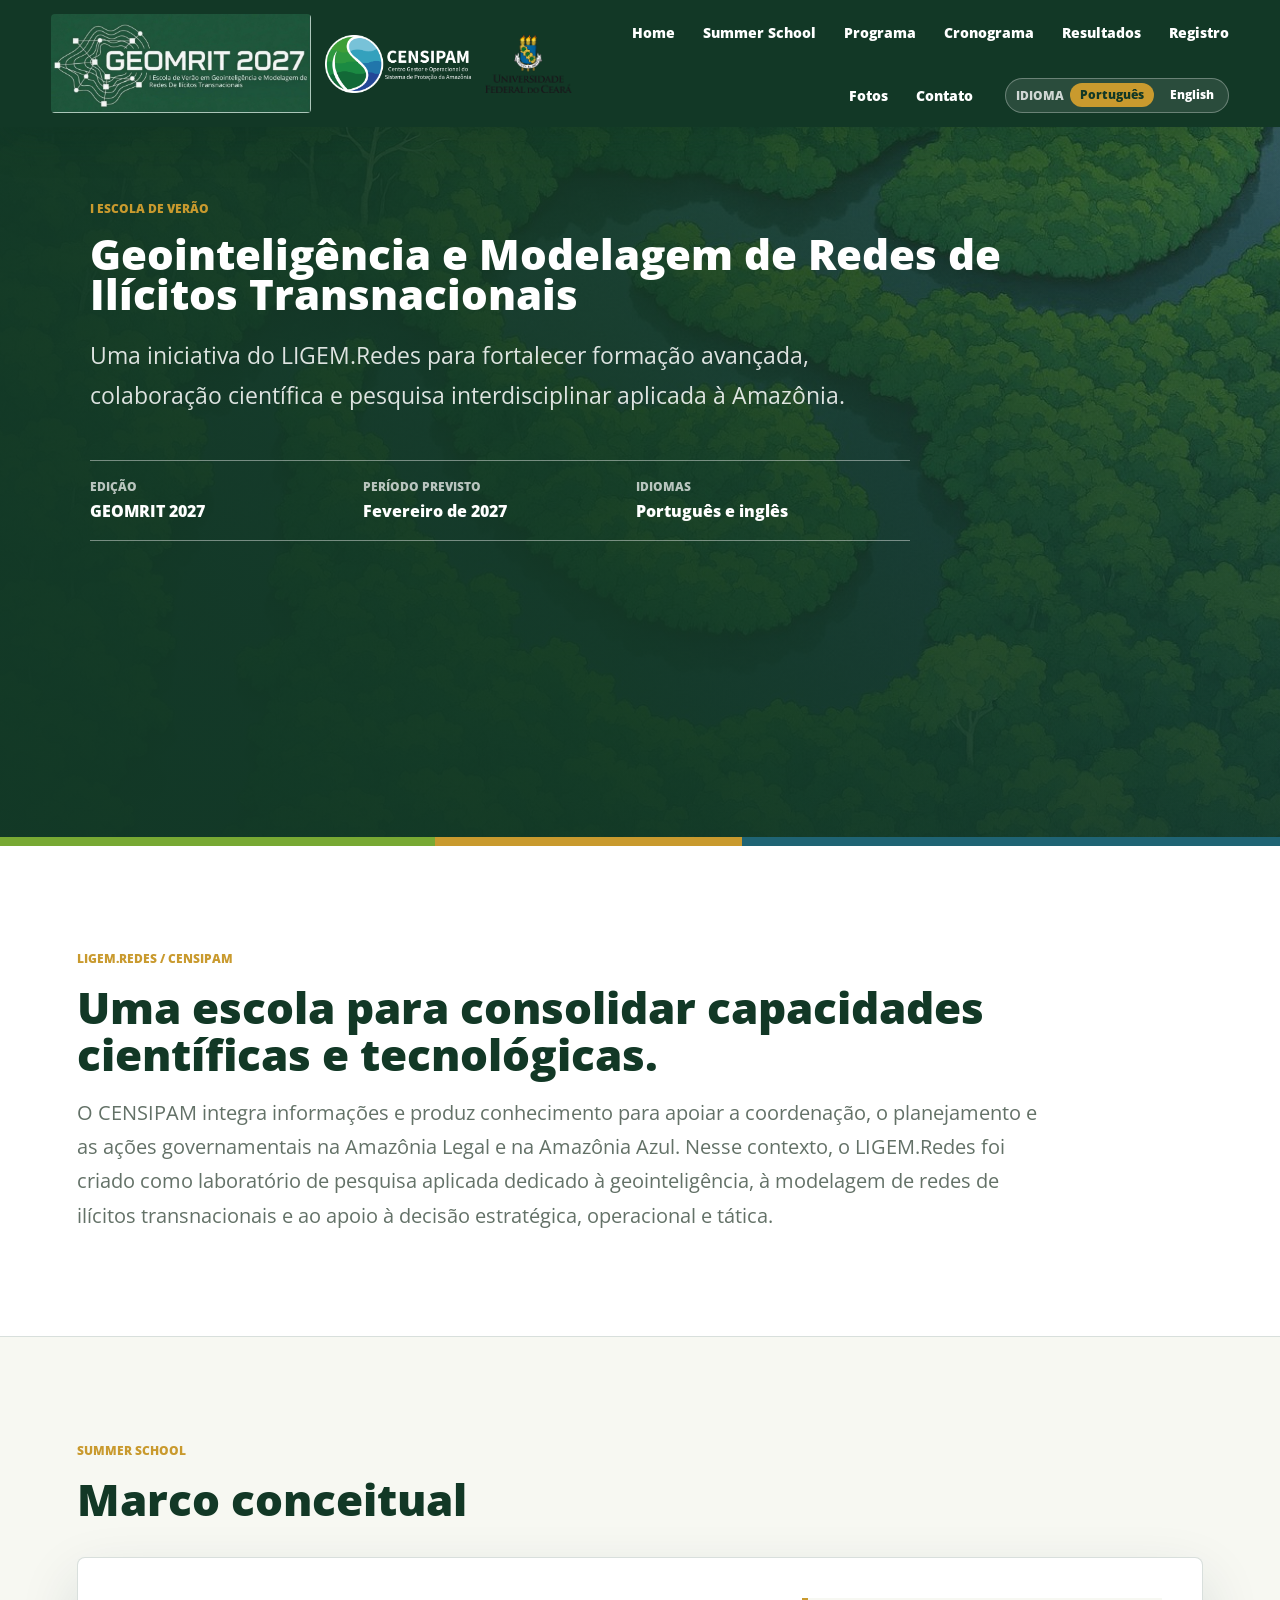
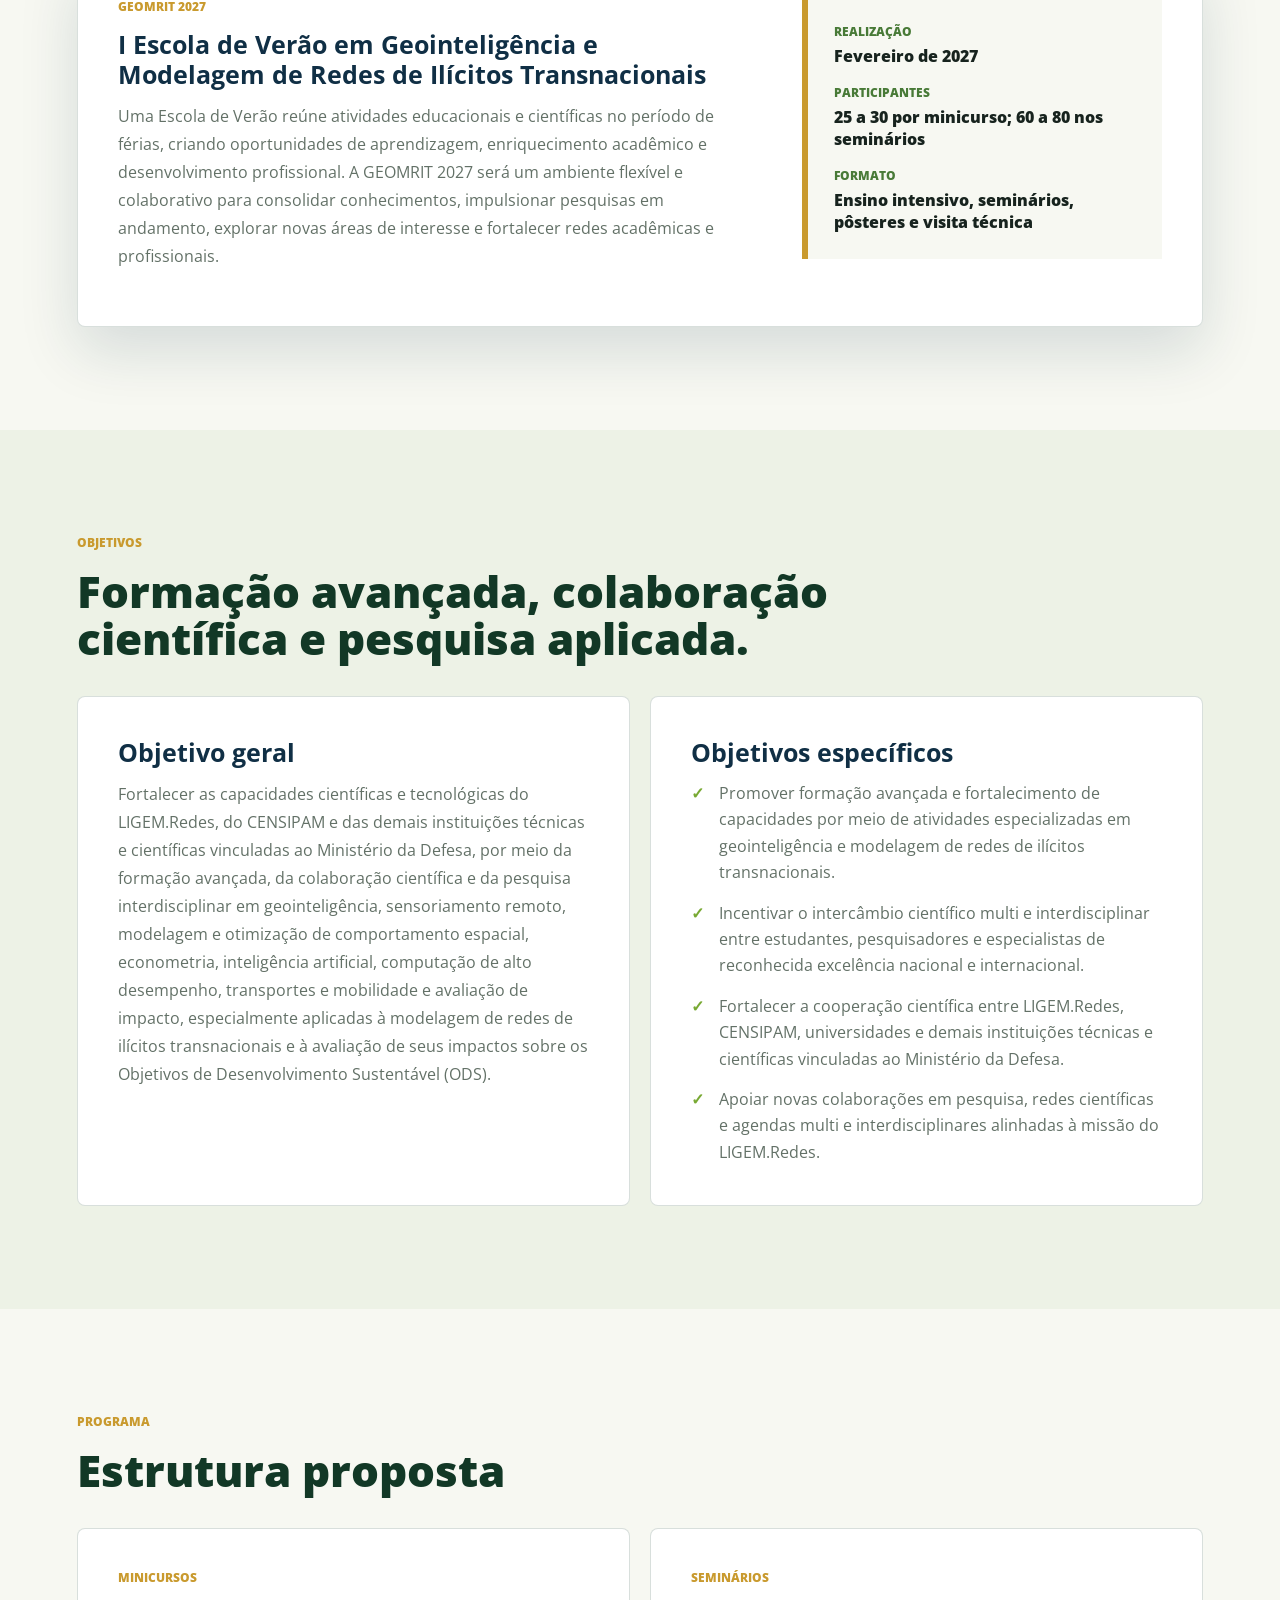
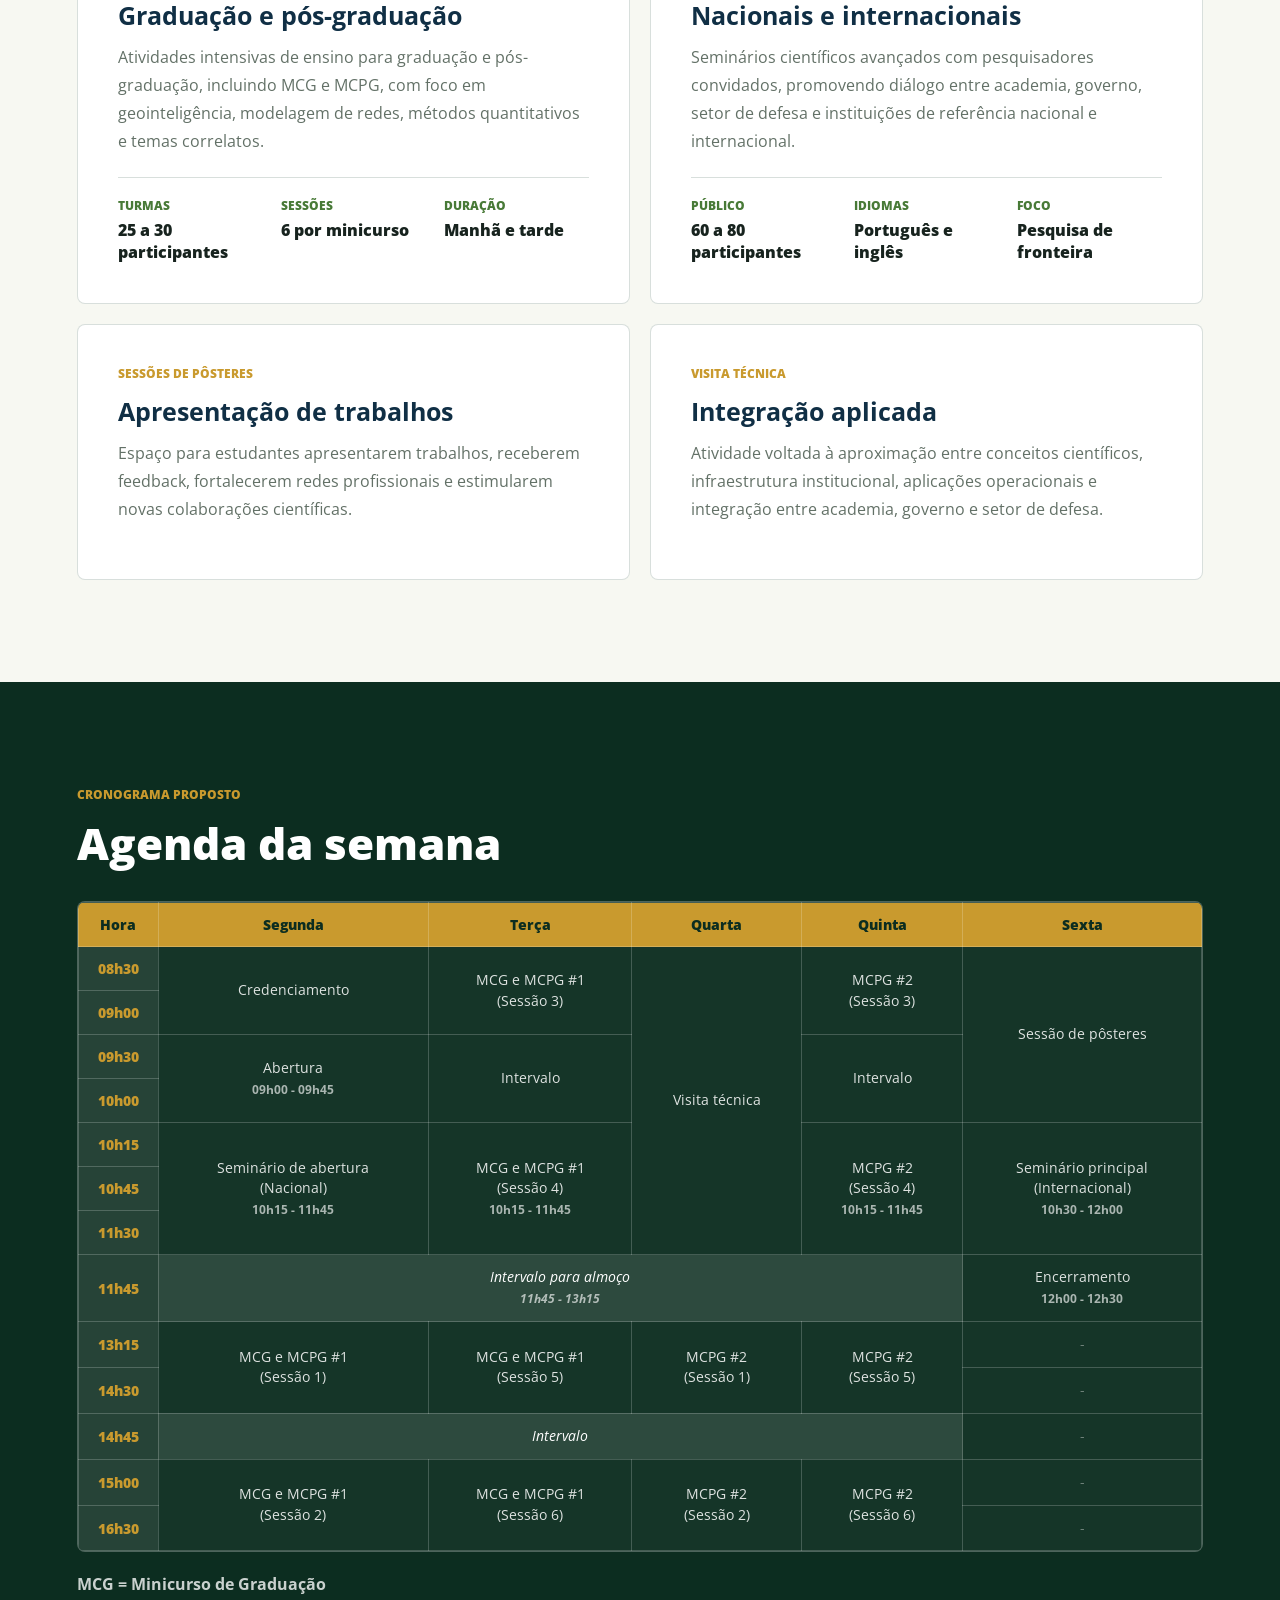
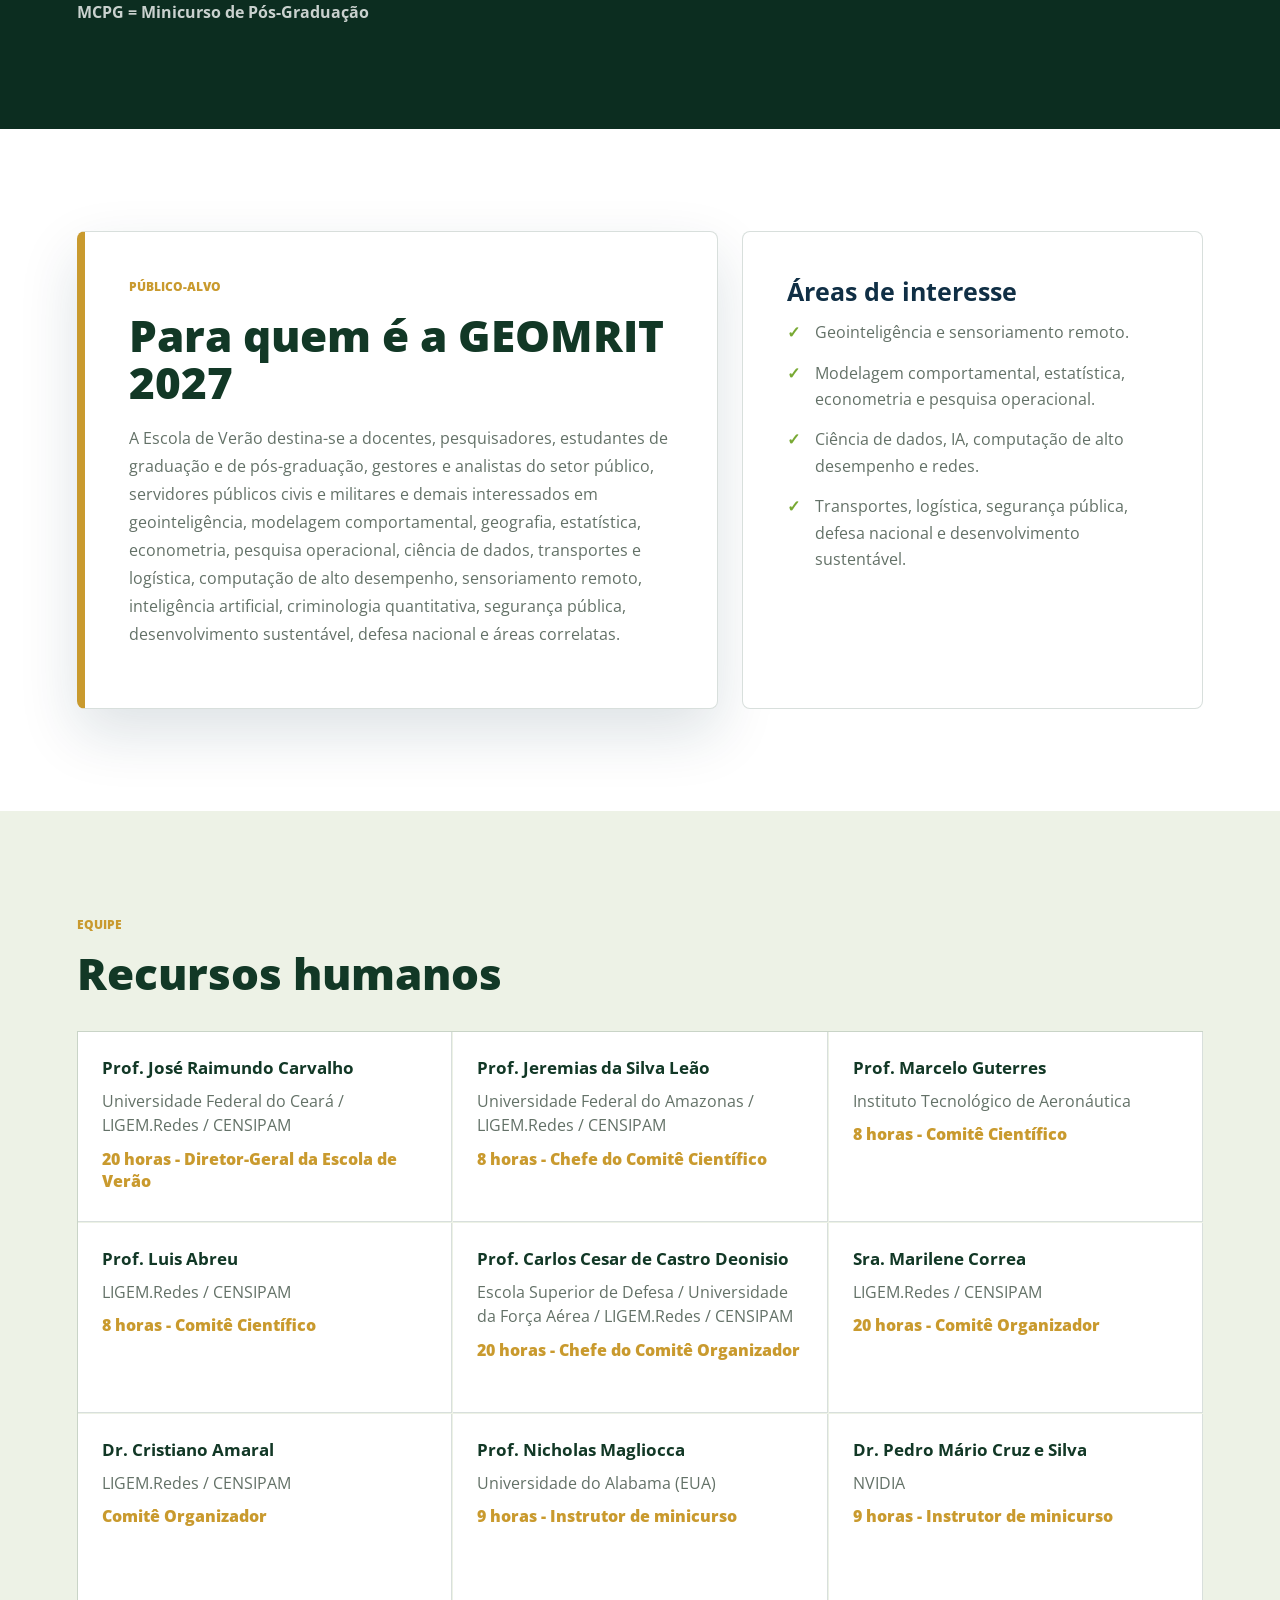
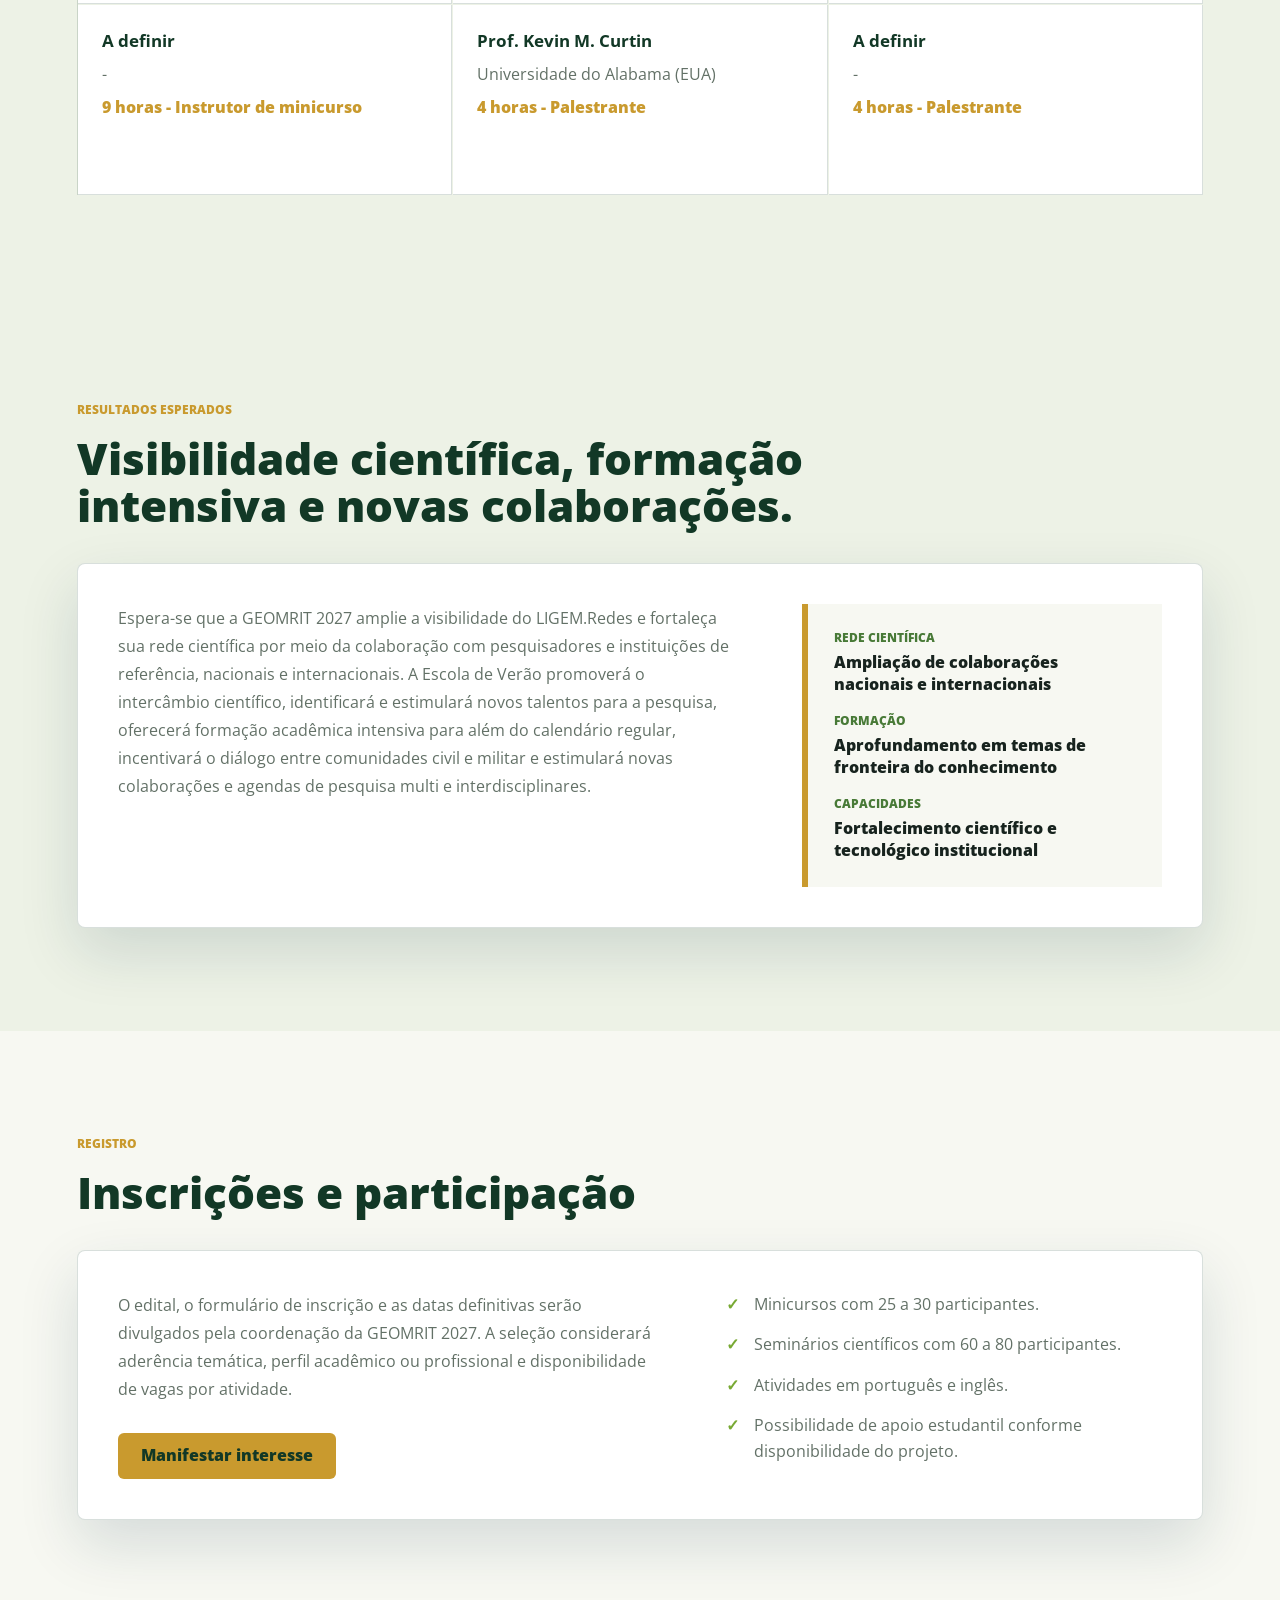
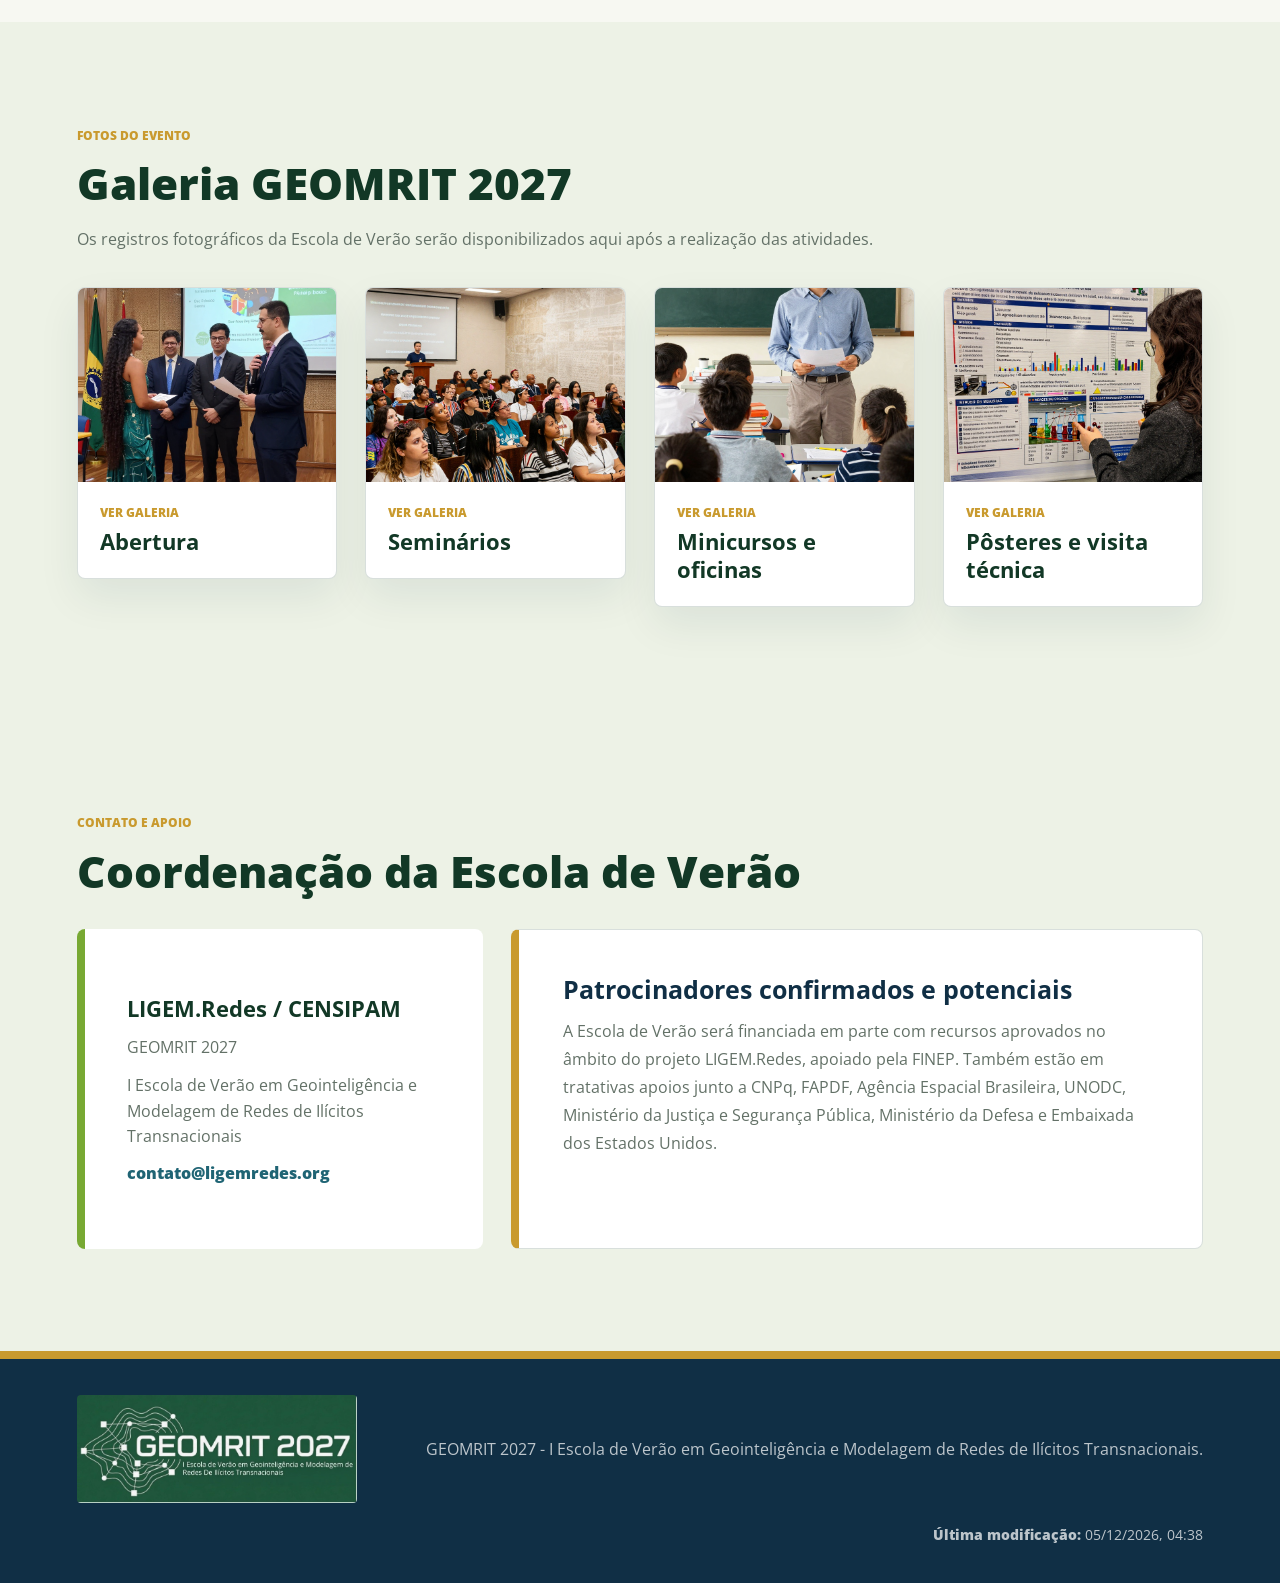
<file: index.html>
<!doctype html>
<html lang="pt-BR">
  <head>
    <meta charset="utf-8">
    <meta name="viewport" content="width=device-width, initial-scale=1">
    <meta
      name="description"
      content="GEOMRIT 2027, I Escola de Verão em Geointeligência e Modelagem de Redes de Ilícitos Transnacionais."
    >
    <title>GEOMRIT 2027 | LIGEM.Redes Summer School</title>
    <link rel="icon" type="image/png" href="assets/favicon.png">
    <link rel="apple-touch-icon" href="assets/apple-touch-icon.png">
    <meta property="og:type" content="website">
    <meta property="og:title" content="GEOMRIT 2027 | LIGEM.Redes Summer School">
    <meta
      property="og:description"
      content="GEOMRIT 2027, I Escola de Verão em Geointeligência e Modelagem de Redes de Ilícitos Transnacionais."
    >
    <meta property="og:image" content="assets/amazonia-hero.jpg">
    <meta property="og:image:alt" content="Ilustração aérea da floresta amazônica">
    <meta property="og:locale" content="pt_BR">
    <meta property="og:locale:alternate" content="en_US">
    <meta name="twitter:card" content="summary_large_image">
    <link rel="preconnect" href="https://fonts.googleapis.com">
    <link rel="preconnect" href="https://fonts.gstatic.com" crossorigin>
    <link
      href="https://fonts.googleapis.com/css2?family=Open+Sans:wght@400;600;700;800&display=swap"
      rel="stylesheet"
    >
    <link rel="stylesheet" href="styles.css">
  </head>
  <body>
    <header class="site-header" aria-label="Navegação principal" data-i18n-aria-label="nav.mainLabel">
      <a class="brand image-brand" href="#inicio" aria-label="GEOMRIT 2027">
        <img src="assets/summer-school-logo.jpg" alt="GEOMRIT 2027">
      </a>

      <a class="brand censipam-brand" href="#inicio" aria-label="CENSIPAM">
        <img src="assets/extracted/logo-censipam-negativo.png" alt="CENSIPAM">
      </a>

      <a class="brand uf-brand" href="#inicio" aria-label="Universidade Federal do Ceará">
        <img src="assets/UFC-logo.png" alt="UFC">
      </a>

      <button class="menu-toggle" type="button" aria-controls="primary-navigation" aria-expanded="false" aria-label="Abrir menu" data-i18n-aria-label="nav.openMenu">
        <span></span>
        <span></span>
        <span></span>
      </button>

      <nav class="nav-links" id="primary-navigation" aria-label="Seções" data-i18n-aria-label="nav.sectionsLabel">
        <a href="#inicio" data-i18n="nav.home">Home</a>
        <a href="#summer-school" data-i18n="nav.summerSchool">Summer School</a>
        <a href="#programa" data-i18n="nav.program">Programa</a>
        <a href="#cronograma" data-i18n="nav.schedule">Cronograma</a>
        <a href="#resultados" data-i18n="nav.results">Resultados</a>
        <a href="#registro" data-i18n="nav.registration">Registro</a>
        <a href="#fotos" data-i18n="nav.photos">Fotos</a>
        <a href="#contato" data-i18n="nav.contact">Contato</a>
        <div class="language-switch" aria-label="Troca de idioma" data-i18n-aria-label="nav.languageSwitch">
          <span data-i18n="nav.language">Idioma</span>
          <button class="language-option is-active" type="button" data-language="pt" aria-pressed="true">Português</button>
          <button class="language-option" type="button" data-language="en" aria-pressed="false">English</button>
        </div>
      </nav>
    </header>

    <main id="inicio">
      <section class="hero">
        <div class="hero-bg" role="img" aria-label="Ilustração aérea da floresta amazônica" data-i18n-aria-label="hero.bgLabel"></div>
        <div class="hero-overlay"></div>
        <div class="hero-content">
          <p class="eyebrow" data-i18n="hero.eyebrow">I Escola de Verão</p>
          <h1 data-i18n="hero.title">Geointeligência e Modelagem de Redes de Ilícitos Transnacionais</h1>
          <p class="hero-copy" data-i18n="hero.copy">
            Uma iniciativa do LIGEM.Redes para fortalecer formação avançada,
            colaboração científica e pesquisa interdisciplinar aplicada à Amazônia.
          </p>
          <dl class="hero-facts" aria-label="Informações rápidas" data-i18n-aria-label="hero.factsLabel">
            <div>
              <dt data-i18n="hero.editionLabel">Edição</dt>
              <dd>GEOMRIT 2027</dd>
            </div>
            <div>
              <dt data-i18n="hero.periodLabel">Período previsto</dt>
              <dd data-i18n="hero.periodValue">Fevereiro de 2027</dd>
            </div>
            <div>
              <dt data-i18n="hero.languagesLabel">Idiomas</dt>
              <dd data-i18n="hero.languagesValue">Português e inglês</dd>
            </div>
          </dl>
        </div>
        <div class="hero-strip" aria-hidden="true"></div>
      </section>

      <section class="page-intro">
        <p class="kicker">LIGEM.Redes / CENSIPAM</p>
        <h2 data-i18n="intro.title">Uma escola para consolidar capacidades científicas e tecnológicas.</h2>
        <p data-i18n="intro.copy">
          O CENSIPAM integra informações e produz conhecimento para apoiar a
          coordenação, o planejamento e as ações governamentais na Amazônia
          Legal e na Amazônia Azul. Nesse contexto, o LIGEM.Redes foi criado
          como laboratório de pesquisa aplicada dedicado à geointeligência,
          à modelagem de redes de ilícitos transnacionais e ao apoio à decisão
          estratégica, operacional e tática.
        </p>
      </section>

      <section class="content-section" id="summer-school">
        <div class="section-title">
          <p class="eyebrow" data-i18n="summer.eyebrow">Summer School</p>
          <h2 data-i18n="summer.title">Marco conceitual</h2>
        </div>

        <article class="course-card featured-course">
          <div>
            <span class="course-label">GEOMRIT 2027</span>
            <h3 data-i18n="summer.cardTitle">I Escola de Verão em Geointeligência e Modelagem de Redes de Ilícitos Transnacionais</h3>
            <p data-i18n="summer.copy">
              Uma Escola de Verão reúne atividades educacionais e científicas no
              período de férias, criando oportunidades de aprendizagem,
              enriquecimento acadêmico e desenvolvimento profissional. A GEOMRIT
              2027 será um ambiente flexível e colaborativo para consolidar
              conhecimentos, impulsionar pesquisas em andamento, explorar novas
              áreas de interesse e fortalecer redes acadêmicas e profissionais.
            </p>
          </div>
          <aside class="course-meta" aria-label="Detalhes da escola de verão" data-i18n-aria-label="summer.metaLabel">
            <dl>
              <div>
                <dt data-i18n="summer.dateLabel">Realização</dt>
                <dd data-i18n="summer.dateValue">Fevereiro de 2027</dd>
              </div>
              <div>
                <dt data-i18n="summer.participantsLabel">Participantes</dt>
                <dd data-i18n="summer.participantsValue">25 a 30 por minicurso; 60 a 80 nos seminários</dd>
              </div>
              <div>
                <dt data-i18n="summer.formatLabel">Formato</dt>
                <dd data-i18n="summer.formatValue">Ensino intensivo, seminários, pôsteres e visita técnica</dd>
              </div>
            </dl>
          </aside>
        </article>
      </section>

      <section class="content-section alt" id="objetivos">
        <div class="section-title">
          <p class="eyebrow" data-i18n="objectives.eyebrow">Objetivos</p>
          <h2 data-i18n="objectives.title">Formação avançada, colaboração científica e pesquisa aplicada.</h2>
        </div>

        <div class="objective-grid">
          <article>
            <h3 data-i18n="objectives.generalTitle">Objetivo geral</h3>
            <p data-i18n="objectives.generalCopy">
              Fortalecer as capacidades científicas e tecnológicas do LIGEM.Redes,
              do CENSIPAM e das demais instituições técnicas e científicas
              vinculadas ao Ministério da Defesa, por meio da formação avançada,
              da colaboração científica e da pesquisa interdisciplinar em
              geointeligência, sensoriamento remoto, modelagem e otimização de
              comportamento espacial, econometria, inteligência artificial,
              computação de alto desempenho, transportes e mobilidade e avaliação
              de impacto, especialmente aplicadas à modelagem de redes de ilícitos
              transnacionais e à avaliação de seus impactos sobre os Objetivos de
              Desenvolvimento Sustentável (ODS).
            </p>
          </article>
          <article>
            <h3 data-i18n="objectives.specificTitle">Objetivos específicos</h3>
            <ul class="check-list">
              <li data-i18n="objectives.specific1">Promover formação avançada e fortalecimento de capacidades por meio de atividades especializadas em geointeligência e modelagem de redes de ilícitos transnacionais.</li>
              <li data-i18n="objectives.specific2">Incentivar o intercâmbio científico multi e interdisciplinar entre estudantes, pesquisadores e especialistas de reconhecida excelência nacional e internacional.</li>
              <li data-i18n="objectives.specific3">Fortalecer a cooperação científica entre LIGEM.Redes, CENSIPAM, universidades e demais instituições técnicas e científicas vinculadas ao Ministério da Defesa.</li>
              <li data-i18n="objectives.specific4">Apoiar novas colaborações em pesquisa, redes científicas e agendas multi e interdisciplinares alinhadas à missão do LIGEM.Redes.</li>
            </ul>
          </article>
        </div>
      </section>

      <section class="content-section" id="programa">
        <div class="section-title">
          <p class="eyebrow" data-i18n="program.eyebrow">Programa</p>
          <h2 data-i18n="program.title">Estrutura proposta</h2>
        </div>

        <div class="course-list">
          <article class="course-card">
            <span class="course-label" data-i18n="program.shortCoursesLabel">Minicursos</span>
            <h3 data-i18n="program.shortCoursesTitle">Graduação e pós-graduação</h3>
            <p data-i18n="program.shortCoursesCopy">
              Atividades intensivas de ensino para graduação e pós-graduação,
              incluindo MCG e MCPG, com foco em geointeligência, modelagem de
              redes, métodos quantitativos e temas correlatos.
            </p>
            <dl class="inline-meta">
              <div>
                <dt data-i18n="program.classesLabel">Turmas</dt>
                <dd data-i18n="program.classesValue">25 a 30 participantes</dd>
              </div>
              <div>
                <dt data-i18n="program.sessionsLabel">Sessões</dt>
                <dd data-i18n="program.sessionsValue">6 por minicurso</dd>
              </div>
              <div>
                <dt data-i18n="program.durationLabel">Duração</dt>
                <dd data-i18n="program.durationValue">Manhã e tarde</dd>
              </div>
            </dl>
          </article>

          <article class="course-card">
            <span class="course-label" data-i18n="program.seminarsLabel">Seminários</span>
            <h3 data-i18n="program.seminarsTitle">Nacionais e internacionais</h3>
            <p data-i18n="program.seminarsCopy">
              Seminários científicos avançados com pesquisadores convidados,
              promovendo diálogo entre academia, governo, setor de defesa e
              instituições de referência nacional e internacional.
            </p>
            <dl class="inline-meta">
              <div>
                <dt data-i18n="program.audienceLabel">Público</dt>
                <dd data-i18n="program.audienceValue">60 a 80 participantes</dd>
              </div>
              <div>
                <dt data-i18n="program.languagesLabel">Idiomas</dt>
                <dd data-i18n="program.languagesValue">Português e inglês</dd>
              </div>
              <div>
                <dt data-i18n="program.focusLabel">Foco</dt>
                <dd data-i18n="program.focusValue">Pesquisa de fronteira</dd>
              </div>
            </dl>
          </article>

          <article class="course-card">
            <span class="course-label" data-i18n="program.postersLabel">Sessões de pôsteres</span>
            <h3 data-i18n="program.postersTitle">Apresentação de trabalhos</h3>
            <p data-i18n="program.postersCopy">
              Espaço para estudantes apresentarem trabalhos, receberem feedback,
              fortalecerem redes profissionais e estimularem novas colaborações
              científicas.
            </p>
          </article>

          <article class="course-card">
            <span class="course-label" data-i18n="program.visitLabel">Visita técnica</span>
            <h3 data-i18n="program.visitTitle">Integração aplicada</h3>
            <p data-i18n="program.visitCopy">
              Atividade voltada à aproximação entre conceitos científicos,
              infraestrutura institucional, aplicações operacionais e integração
              entre academia, governo e setor de defesa.
            </p>
          </article>
        </div>
      </section>

      <section class="content-section schedule" id="cronograma">
        <div class="section-title">
          <p class="eyebrow" data-i18n="schedule.eyebrow">Cronograma proposto</p>
          <h2 data-i18n="schedule.title">Agenda da semana</h2>
        </div>

        <div class="schedule-table-wrap">
          <table class="schedule-table" aria-label="Cronograma proposto da GEOMRIT 2027" data-i18n-aria-label="schedule.tableLabel">
            <thead>
              <tr>
                <th scope="col">Hora</th>
                <th scope="col" data-i18n="schedule.monday">Segunda</th>
                <th scope="col" data-i18n="schedule.tuesday">Terça</th>
                <th scope="col" data-i18n="schedule.wednesday">Quarta</th>
                <th scope="col" data-i18n="schedule.thursday">Quinta</th>
                <th scope="col" data-i18n="schedule.friday">Sexta</th>
              </tr>
            </thead>
            <tbody>
              <tr>
                <th scope="row">08h30</th>
                <td rowspan="2">Credenciamento</td>
                <td rowspan="2">MCG e MCPG #1<br>(Sessão 3)</td>
                <td rowspan="7">Visita técnica</td>
                <td rowspan="2">MCPG #2<br>(Sessão 3)</td>
                <td rowspan="4">Sessão de pôsteres</td>
              </tr>
              <tr><th scope="row">09h00</th></tr>
              <tr>
                <th scope="row">09h30</th>
                <td rowspan="2">Abertura<br><small>09h00 - 09h45</small></td>
                <td rowspan="2">Intervalo</td>
                <td rowspan="2">Intervalo</td>
              </tr>
              <tr><th scope="row">10h00</th></tr>
              <tr>
                <th scope="row">10h15</th>
                <td rowspan="3">Seminário de abertura<br>(Nacional)<br><small>10h15 - 11h45</small></td>
                <td rowspan="3">MCG e MCPG #1<br>(Sessão 4)<br><small>10h15 - 11h45</small></td>
                <td rowspan="3">MCPG #2<br>(Sessão 4)<br><small>10h15 - 11h45</small></td>
                <td rowspan="3">Seminário principal<br>(Internacional)<br><small>10h30 - 12h00</small></td>
              </tr>
              <tr><th scope="row">10h45</th></tr>
              <tr><th scope="row">11h30</th></tr>
              <tr>
                <th scope="row">11h45</th>
                <td colspan="4" class="break-cell">Intervalo para almoço<br><small>11h45 - 13h15</small></td>
                <td>Encerramento<br><small>12h00 - 12h30</small></td>
              </tr>
              <tr>
                <th scope="row">13h15</th>
                <td rowspan="2">MCG e MCPG #1<br>(Sessão 1)</td>
                <td rowspan="2">MCG e MCPG #1<br>(Sessão 5)</td>
                <td rowspan="2">MCPG #2<br>(Sessão 1)</td>
                <td rowspan="2">MCPG #2<br>(Sessão 5)</td>
                <td class="empty-cell">-</td>
              </tr>
              <tr>
                <th scope="row">14h30</th>
                <td class="empty-cell">-</td>
              </tr>
              <tr>
                <th scope="row">14h45</th>
                <td colspan="4" class="break-cell">Intervalo</td>
                <td class="empty-cell">-</td>
              </tr>
              <tr>
                <th scope="row">15h00</th>
                <td rowspan="2">MCG e MCPG #1<br>(Sessão 2)</td>
                <td rowspan="2">MCG e MCPG #1<br>(Sessão 6)</td>
                <td rowspan="2">MCPG #2<br>(Sessão 2)</td>
                <td rowspan="2">MCPG #2<br>(Sessão 6)</td>
                <td class="empty-cell">-</td>
              </tr>
              <tr>
                <th scope="row">16h30</th>
                <td class="empty-cell">-</td>
              </tr>
            </tbody>
          </table>
        </div>

        <p class="schedule-note">
          <span data-i18n="schedule.noteMcg">MCG = Minicurso de Graduação</span>
          <span data-i18n="schedule.noteMcpg">MCPG = Minicurso de Pós-Graduação</span>
        </p>
      </section>

      <section class="content-section split" id="publico">
        <div class="registration-panel">
          <p class="eyebrow" data-i18n="audience.eyebrow">Público-alvo</p>
          <h2 data-i18n="audience.title">Para quem é a GEOMRIT 2027</h2>
        <p data-i18n="audience.copy">
            A Escola de Verão destina-se a docentes, pesquisadores, estudantes
            de graduação e de pós-graduação, gestores e analistas do setor
            público, servidores públicos civis e militares e demais interessados
            em geointeligência, modelagem comportamental, geografia, estatística,
            econometria, pesquisa operacional, ciência de dados, transportes e
            logística, computação de alto desempenho, sensoriamento remoto,
            inteligência artificial, criminologia quantitativa, segurança pública,
            desenvolvimento sustentável, defesa nacional e áreas correlatas.
          </p>
        </div>

        <div class="info-panel">
          <h3 data-i18n="audience.areasTitle">Áreas de interesse</h3>
          <ul class="check-list">
            <li data-i18n="audience.area1">Geointeligência e sensoriamento remoto.</li>
            <li data-i18n="audience.area2">Modelagem comportamental, estatística, econometria e pesquisa operacional.</li>
            <li data-i18n="audience.area3">Ciência de dados, IA, computação de alto desempenho e redes.</li>
            <li data-i18n="audience.area4">Transportes, logística, segurança pública, defesa nacional e desenvolvimento sustentável.</li>
          </ul>
        </div>
      </section>

      <section class="content-section alt" id="equipe">
        <div class="section-title">
          <p class="eyebrow" data-i18n="team.eyebrow">Equipe</p>
          <h2 data-i18n="team.title">Recursos humanos</h2>
        </div>

        <div class="people-list">
          <article>
            <strong>Prof. José Raimundo Carvalho</strong>
            <span data-i18n="team.joseInstitution">Universidade Federal do Ceará / LIGEM.Redes / CENSIPAM</span>
            <em data-i18n="team.generalDirector">20 horas - Diretor-Geral da Escola de Verão</em>
          </article>
          <article>
            <strong>Prof. Jeremias da Silva Leão</strong>
            <span data-i18n="team.jeremiasInstitution">Universidade Federal do Amazonas / LIGEM.Redes / CENSIPAM</span>
            <em data-i18n="team.scientificLead">8 horas - Chefe do Comitê Científico</em>
          </article>
          <article>
            <strong>Prof. Marcelo Guterres</strong>
            <span data-i18n="team.marceloInstitution">Instituto Tecnológico de Aeronáutica</span>
            <em data-i18n="team.scientificCommittee">8 horas - Comitê Científico</em>
          </article>
          <article>
            <strong>Prof. Luis Abreu</strong>
            <span>LIGEM.Redes / CENSIPAM</span>
            <em data-i18n="team.scientificCommittee">8 horas - Comitê Científico</em>
          </article>
          <article>
            <strong>Prof. Carlos Cesar de Castro Deonisio</strong>
            <span data-i18n="team.carlosInstitution">Escola Superior de Defesa / Universidade da Força Aérea / LIGEM.Redes / CENSIPAM</span>
            <em data-i18n="team.organizingLead">20 horas - Chefe do Comitê Organizador</em>
          </article>
          <article>
            <strong>Sra. Marilene Correa</strong>
            <span>LIGEM.Redes / CENSIPAM</span>
            <em data-i18n="team.organizingCommittee">20 horas - Comitê Organizador</em>
          </article>
          <article>
            <strong>Dr. Cristiano Amaral</strong>
            <span>LIGEM.Redes / CENSIPAM</span>
            <em data-i18n="team.cristianoRole">Comitê Organizador</em>
          </article>
          <article>
            <strong>Prof. Nicholas Magliocca</strong>
            <span data-i18n="team.nicholasInstitution">Universidade do Alabama (EUA)</span>
            <em data-i18n="team.shortCourseInstructor">9 horas - Instrutor de minicurso</em>
          </article>
          <article>
            <strong>Dr. Pedro Mário Cruz e Silva</strong>
            <span>NVIDIA</span>
            <em data-i18n="team.shortCourseInstructor">9 horas - Instrutor de minicurso</em>
          </article>
          <article>
            <strong>A definir</strong>
            <span>-</span>
            <em data-i18n="team.shortCourseInstructor">9 horas - Instrutor de minicurso</em>
          </article>
          <article>
            <strong>Prof. Kevin M. Curtin</strong>
            <span data-i18n="team.kevinInstitution">Universidade do Alabama (EUA)</span>
            <em data-i18n="team.speaker">4 horas - Palestrante</em>
          </article>
          <article>
            <strong>A definir</strong>
            <span>-</span>
            <em data-i18n="team.speaker">4 horas - Palestrante</em>
          </article>
        </div>
      </section>

      <section class="content-section alt" id="resultados">
        <div class="section-title">
          <p class="eyebrow" data-i18n="results.eyebrow">Resultados esperados</p>
          <h2 data-i18n="results.title">Visibilidade científica, formação intensiva e novas colaborações.</h2>
        </div>

        <article class="course-card featured-course">
          <div>
            <p data-i18n="results.copy">
              Espera-se que a GEOMRIT 2027 amplie a visibilidade do LIGEM.Redes
              e fortaleça sua rede científica por meio da colaboração com
              pesquisadores e instituições de referência, nacionais e
              internacionais. A Escola de Verão promoverá o intercâmbio
              científico, identificará e estimulará novos talentos para a
              pesquisa, oferecerá formação acadêmica intensiva para além do
              calendário regular, incentivará o diálogo entre comunidades civil e
              militar e estimulará novas colaborações e agendas de pesquisa multi
              e interdisciplinares.
            </p>
          </div>
          <aside class="course-meta" aria-label="Síntese dos resultados esperados" data-i18n-aria-label="results.metaLabel">
            <dl>
              <div>
                <dt data-i18n="results.networkLabel">Rede científica</dt>
                <dd data-i18n="results.networkValue">Ampliação de colaborações nacionais e internacionais</dd>
              </div>
              <div>
                <dt data-i18n="results.trainingLabel">Formação</dt>
                <dd data-i18n="results.trainingValue">Aprofundamento em temas de fronteira do conhecimento</dd>
              </div>
              <div>
                <dt data-i18n="results.capacityLabel">Capacidades</dt>
                <dd data-i18n="results.capacityValue">Fortalecimento científico e tecnológico institucional</dd>
              </div>
            </dl>
          </aside>
        </article>
      </section>

      <section class="content-section" id="registro">
        <div class="section-title">
          <p class="eyebrow" data-i18n="registration.eyebrow">Registro</p>
          <h2 data-i18n="registration.title">Inscrições e participação</h2>
        </div>

        <article class="course-card registration-wide">
          <div>
            <p data-i18n="registration.copy">
              O edital, o formulário de inscrição e as datas definitivas serão
              divulgados pela coordenação da GEOMRIT 2027. A seleção considerará
              aderência temática, perfil acadêmico ou profissional e disponibilidade
              de vagas por atividade.
            </p>
            <a class="button button-primary" href="https://eventos.ham.eng.br/evento/3" data-i18n="registration.button" data-i18n-href="registration.mailto">
              Manifestar interesse
            </a>
          </div>
          <ul class="check-list">
            <li data-i18n="registration.item1">Minicursos com 25 a 30 participantes.</li>
            <li data-i18n="registration.item2">Seminários científicos com 60 a 80 participantes.</li>
            <li data-i18n="registration.item3">Atividades em português e inglês.</li>
            <li data-i18n="registration.item4">Possibilidade de apoio estudantil conforme disponibilidade do projeto.</li>
          </ul>
        </article>
      </section>

      <section class="content-section alt" id="fotos">
        <div class="section-title">
          <p class="eyebrow" data-i18n="photos.eyebrow">Fotos do evento</p>
          <h2 data-i18n="photos.title">Galeria GEOMRIT 2027</h2>
          <p data-i18n="photos.copy">
            Os registros fotográficos da Escola de Verão serão disponibilizados
            aqui após a realização das atividades.
          </p>
        </div>

        <div class="photo-gallery" aria-label="Galeria de fotos do evento" data-i18n-aria-label="photos.galleryLabel">
          <a class="photo-card" href="fotos/abertura.html" data-thumbnails="Fotos/Abertura/z-turbo_00005_.png|Fotos/Abertura/z-turbo_00006_.png|Fotos/Abertura/z-turbo_00007_.png|Fotos/Abertura/z-turbo_00008_.png">
            <figure>
              <img src="Fotos/Abertura/z-turbo_00005_.png" alt="Cerimônia de abertura - GEOMRIT 2027" data-i18n-alt="photos.abertura.alt">
            </figure>
            <div>
              <span data-i18n="photos.viewGallery">Ver galeria</span>
              <h3 data-i18n="photos.item1Title">Abertura</h3>
            </div>
          </a>

          <a class="photo-card" href="fotos/seminarios.html" data-thumbnails="Fotos/Seminarios/z-turbo_00013_.png|Fotos/Seminarios/z-turbo_00014_.png|Fotos/Seminarios/z-turbo_00015_.png|Fotos/Seminarios/z-turbo_00016_.png">
            <figure>
              <img src="Fotos/Seminarios/z-turbo_00013_.png" alt="Seminário científico - GEOMRIT 2027" data-i18n-alt="photos.seminarios.alt">
            </figure>
            <div>
              <span data-i18n="photos.viewGallery">Ver galeria</span>
              <h3 data-i18n="photos.item2Title">Seminários</h3>
            </div>
          </a>

          <a class="photo-card" href="fotos/minicursos.html" data-thumbnails="Fotos/Minicursos/z-turbo_00009_.png|Fotos/Minicursos/z-turbo_00010_.png|Fotos/Minicursos/z-turbo_00011_.png|Fotos/Minicursos/z-turbo_00012_.png">
            <figure>
              <img src="Fotos/Minicursos/z-turbo_00009_.png" alt="Atividade de minicurso - GEOMRIT 2027" data-i18n-alt="photos.minicursos.alt">
            </figure>
            <div>
              <span data-i18n="photos.viewGallery">Ver galeria</span>
              <h3 data-i18n="photos.item3Title">Minicursos e oficinas</h3>
            </div>
          </a>

          <a class="photo-card" href="fotos/posteres.html" data-thumbnails="Fotos/Posteres/z-turbo_00017_.png|Fotos/Posteres/z-turbo_00018_.png|Fotos/Posteres/z-turbo_00019_.png|Fotos/Posteres/z-turbo_00020_.png|Fotos/Posteres/z-turbo_00021_.png|Fotos/Posteres/z-turbo_00022_.png">
            <figure>
              <img src="Fotos/Posteres/z-turbo_00017_.png" alt="Sessão de pôsteres - GEOMRIT 2027" data-i18n-alt="photos.posteres.alt">
            </figure>
            <div>
              <span data-i18n="photos.viewGallery">Ver galeria</span>
              <h3 data-i18n="photos.item4Title">Pôsteres e visita técnica</h3>
            </div>
          </a>
        </div>
      </section>

      <section class="content-section contact-section" id="contato">
        <div class="section-title">
          <p class="eyebrow" data-i18n="contact.eyebrow">Contato e apoio</p>
          <h2 data-i18n="contact.title">Coordenação da Escola de Verão</h2>
        </div>
        <div class="contact-grid">
          <address>
            <strong>LIGEM.Redes / CENSIPAM</strong>
            <span>GEOMRIT 2027</span>
            <span data-i18n="contact.schoolName">I Escola de Verão em Geointeligência e Modelagem de Redes de Ilícitos Transnacionais</span>
            <a href="mailto:contato@ligemredes.org">contato@ligemredes.org</a>
          </address>
          <div class="sponsor-panel">
            <h3 data-i18n="contact.sponsorsTitle">Patrocinadores confirmados e potenciais</h3>
            <p data-i18n="contact.sponsorsCopy">
              A Escola de Verão será financiada em parte com recursos aprovados
              no âmbito do projeto LIGEM.Redes, apoiado pela FINEP. Também estão
              em tratativas apoios junto a CNPq, FAPDF, Agência Espacial Brasileira,
              UNODC, Ministério da Justiça e Segurança Pública, Ministério da Defesa
              e Embaixada dos Estados Unidos.
            </p>
          </div>
        </div>
      </section>
    </main>

    <footer class="site-footer">
      <a class="brand image-brand footer-brand" href="#inicio" aria-label="GEOMRIT 2027">
        <img src="assets/summer-school-logo.jpg" alt="GEOMRIT 2027">
      </a>
      <p data-i18n="footer.copy">GEOMRIT 2027 - I Escola de Verão em Geointeligência e Modelagem de Redes de Ilícitos Transnacionais.</p>
      <p class="last-modified">
        <span data-i18n="footer.updatedLabel">Última modificação:</span>
        <span id="last-modified-date"></span>
      </p>
    </footer>

    <script src="script.js"></script>
  </body>
</html>
</file>
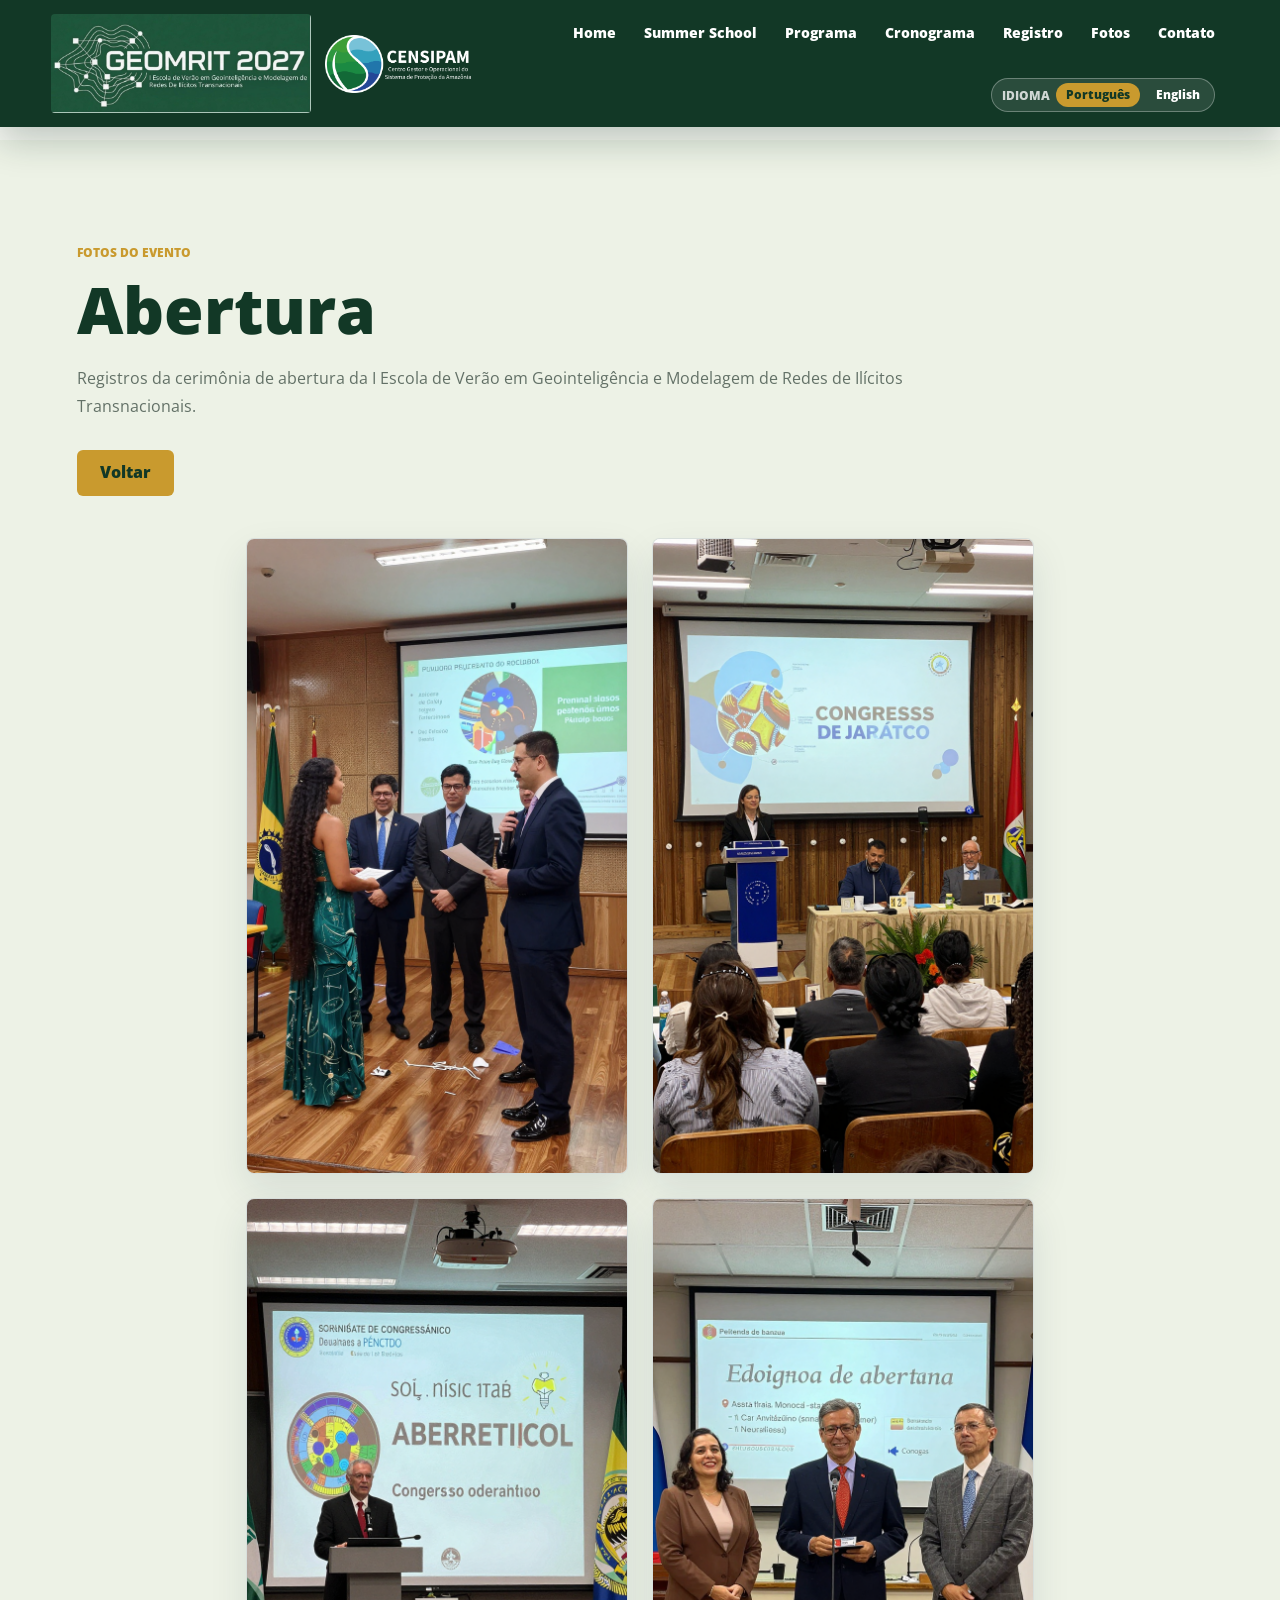
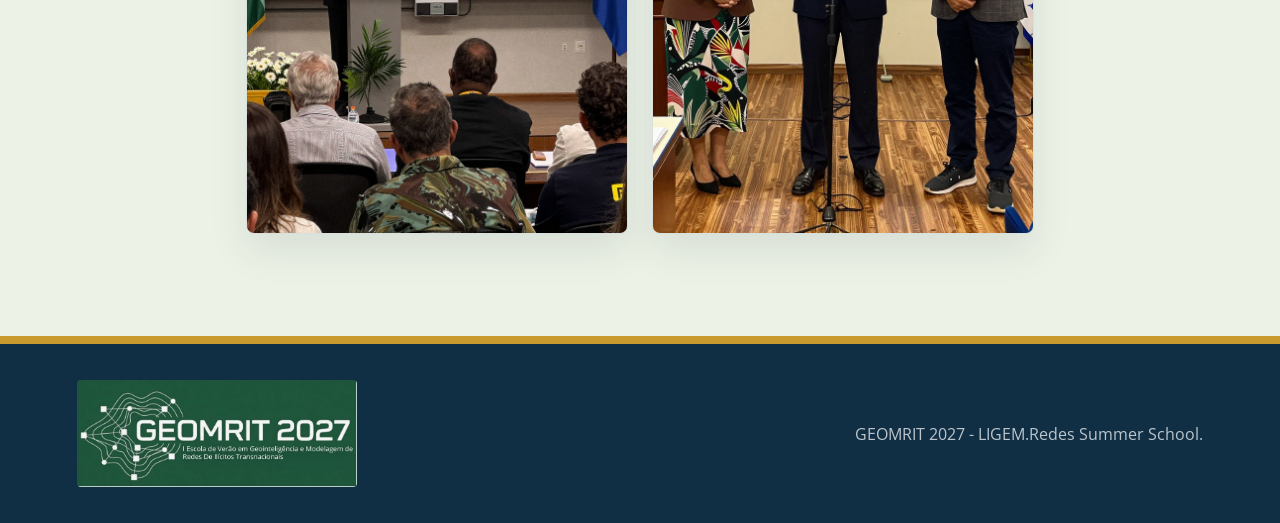
<file: fotos/abertura.html>
<!doctype html>
<html lang="pt-BR">
  <head>
    <meta charset="utf-8">
    <meta name="viewport" content="width=device-width, initial-scale=1">
    <meta name="description" content="Galeria de fotos da abertura da Escola de Verão GEOMRIT 2027.">
    <title>Abertura | GEOMRIT 2027 | Fotos</title>
    <link rel="icon" type="image/png" href="../assets/favicon.png">
    <link rel="apple-touch-icon" href="../assets/apple-touch-icon.png">
    <link rel="preconnect" href="https://fonts.googleapis.com">
    <link rel="preconnect" href="https://fonts.gstatic.com" crossorigin>
    <link href="https://fonts.googleapis.com/css2?family=Open+Sans:wght@400;600;700;800&display=swap" rel="stylesheet">
    <link rel="stylesheet" href="../styles.css">
  </head>
  <body data-i18n-title="photos.abertura.metaTitle" data-i18n-description="photos.abertura.metaDescription">
    <header class="site-header" aria-label="Navegação principal" data-i18n-aria-label="nav.mainLabel">
      <a class="brand image-brand" href="../index.html#inicio" aria-label="GEOMRIT 2027">
        <img src="../assets/summer-school-logo.jpg" alt="GEOMRIT 2027">
      </a>

      <a class="brand censipam-brand" href="../index.html#inicio" aria-label="CENSIPAM">
        <img src="../assets/extracted/logo-censipam-negativo.png" alt="CENSIPAM">
      </a>

      <button class="menu-toggle" type="button" aria-controls="primary-navigation" aria-expanded="false" aria-label="Abrir menu" data-i18n-aria-label="nav.openMenu">
        <span></span>
        <span></span>
        <span></span>
      </button>

      <nav class="nav-links" id="primary-navigation" aria-label="Seções" data-i18n-aria-label="nav.sectionsLabel">
        <a href="../index.html#inicio" data-i18n="nav.home">Home</a>
        <a href="../index.html#summer-school" data-i18n="nav.summerSchool">Summer School</a>
        <a href="../index.html#programa" data-i18n="nav.program">Programa</a>
        <a href="../index.html#cronograma" data-i18n="nav.schedule">Cronograma</a>
        <a href="../index.html#registro" data-i18n="nav.registration">Registro</a>
        <a href="../index.html#fotos" data-i18n="nav.photos">Fotos</a>
        <a href="../index.html#contato" data-i18n="nav.contact">Contato</a>
        <div class="language-switch" aria-label="Troca de idioma" data-i18n-aria-label="nav.languageSwitch">
          <span data-i18n="nav.language">Idioma</span>
          <button class="language-option is-active" type="button" data-language="pt" aria-pressed="true">Português</button>
          <button class="language-option" type="button" data-language="en" aria-pressed="false">English</button>
        </div>
      </nav>
    </header>

    <main id="inicio" class="gallery-page">
      <section class="content-section alt" id="fotos">
        <div class="section-title">
          <p class="eyebrow" data-i18n="photos.eyebrow">Fotos do evento</p>
          <h1 data-i18n="photos.abertura.title">Abertura</h1>
          <p data-i18n="photos.abertura.copy">Registros da cerimônia de abertura da I Escola de Verão em Geointeligência e Modelagem de Redes de Ilícitos Transnacionais.</p>
          <a class="button button-primary" href="../index.html#fotos" data-i18n="photos.backToGallery">Voltar</a>
        </div>

        <div class="gallery-grid" aria-label="Fotos da abertura">
          <figure><img src="../Fotos/Abertura/z-turbo_00005_.png" alt="Cerimônia de abertura - GEOMRIT 2027" data-i18n-alt="photos.abertura.alt"></figure>
          <figure><img src="../Fotos/Abertura/z-turbo_00006_.png" alt="Cerimônia de abertura - GEOMRIT 2027" data-i18n-alt="photos.abertura.alt"></figure>
          <figure><img src="../Fotos/Abertura/z-turbo_00007_.png" alt="Cerimônia de abertura - GEOMRIT 2027" data-i18n-alt="photos.abertura.alt"></figure>
          <figure><img src="../Fotos/Abertura/z-turbo_00008_.png" alt="Cerimônia de abertura - GEOMRIT 2027" data-i18n-alt="photos.abertura.alt"></figure>
        </div>
      </section>
    </main>

    <footer class="site-footer">
      <a class="brand image-brand footer-brand" href="../index.html#inicio" aria-label="GEOMRIT 2027">
        <img src="../assets/summer-school-logo.jpg" alt="GEOMRIT 2027">
      </a>
      <p data-i18n="footer.copy">GEOMRIT 2027 - LIGEM.Redes Summer School.</p>
    </footer>

    <script src="../script.js"></script>
  </body>
</html>
</file>
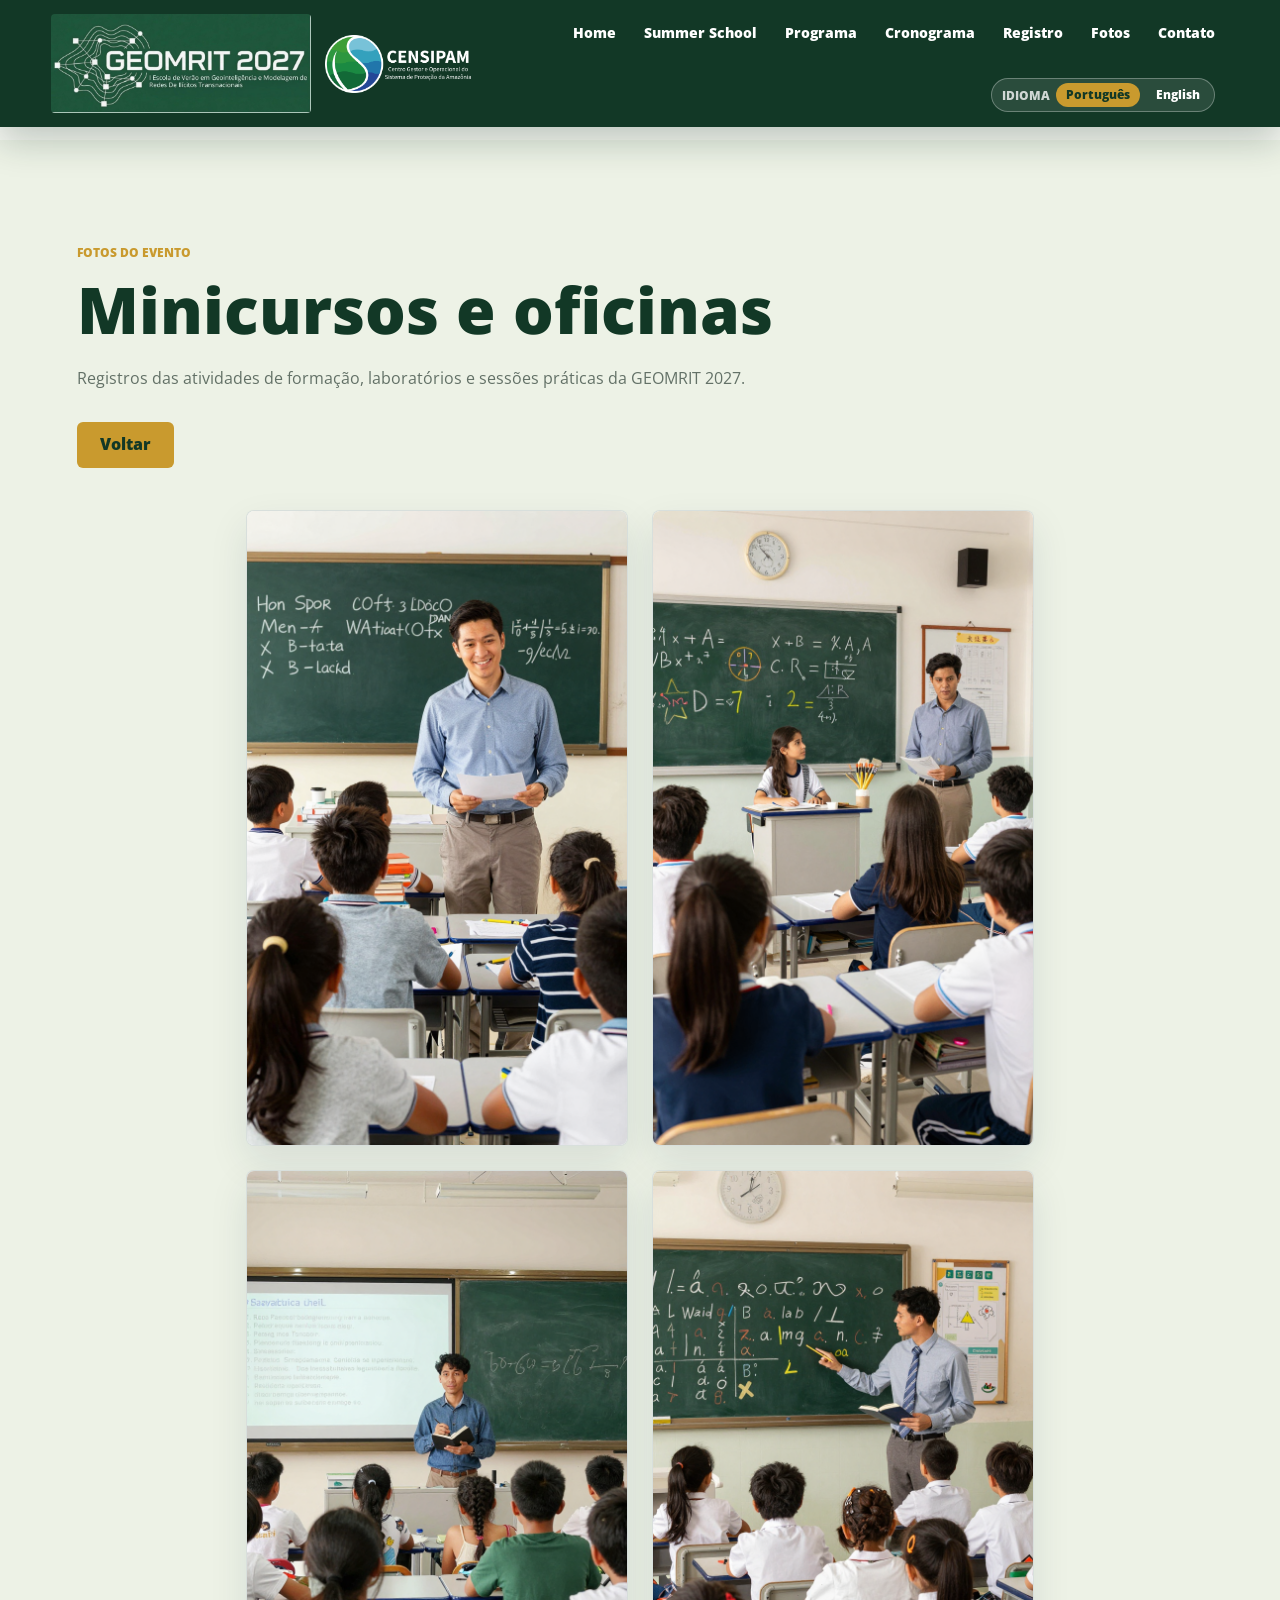
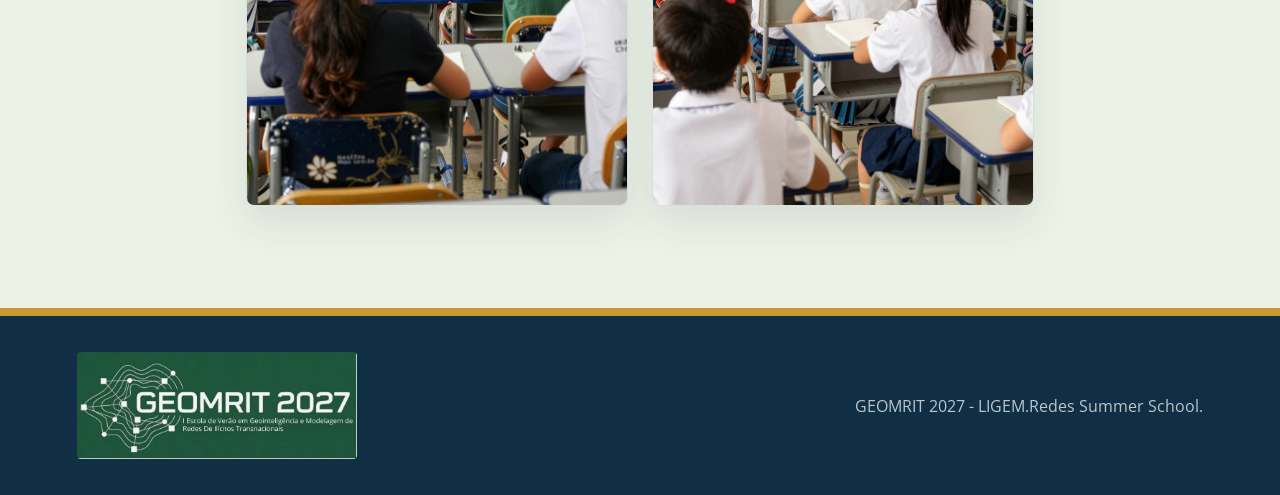
<file: fotos/minicursos.html>
<!doctype html>
<html lang="pt-BR">
  <head>
    <meta charset="utf-8">
    <meta name="viewport" content="width=device-width, initial-scale=1">
    <meta name="description" content="Galeria de fotos dos minicursos e oficinas da Escola de Verão GEOMRIT 2027.">
    <title>Minicursos e oficinas | GEOMRIT 2027 | Fotos</title>
    <link rel="icon" type="image/png" href="../assets/favicon.png">
    <link rel="apple-touch-icon" href="../assets/apple-touch-icon.png">
    <link rel="preconnect" href="https://fonts.googleapis.com">
    <link rel="preconnect" href="https://fonts.gstatic.com" crossorigin>
    <link href="https://fonts.googleapis.com/css2?family=Open+Sans:wght@400;600;700;800&display=swap" rel="stylesheet">
    <link rel="stylesheet" href="../styles.css">
  </head>
  <body data-i18n-title="photos.minicursos.metaTitle" data-i18n-description="photos.minicursos.metaDescription">
    <header class="site-header" aria-label="Navegação principal" data-i18n-aria-label="nav.mainLabel">
      <a class="brand image-brand" href="../index.html#inicio" aria-label="GEOMRIT 2027">
        <img src="../assets/summer-school-logo.jpg" alt="GEOMRIT 2027">
      </a>

      <a class="brand censipam-brand" href="../index.html#inicio" aria-label="CENSIPAM">
        <img src="../assets/extracted/logo-censipam-negativo.png" alt="CENSIPAM">
      </a>

      <button class="menu-toggle" type="button" aria-controls="primary-navigation" aria-expanded="false" aria-label="Abrir menu" data-i18n-aria-label="nav.openMenu">
        <span></span>
        <span></span>
        <span></span>
      </button>

      <nav class="nav-links" id="primary-navigation" aria-label="Seções" data-i18n-aria-label="nav.sectionsLabel">
        <a href="../index.html#inicio" data-i18n="nav.home">Home</a>
        <a href="../index.html#summer-school" data-i18n="nav.summerSchool">Summer School</a>
        <a href="../index.html#programa" data-i18n="nav.program">Programa</a>
        <a href="../index.html#cronograma" data-i18n="nav.schedule">Cronograma</a>
        <a href="../index.html#registro" data-i18n="nav.registration">Registro</a>
        <a href="../index.html#fotos" data-i18n="nav.photos">Fotos</a>
        <a href="../index.html#contato" data-i18n="nav.contact">Contato</a>
        <div class="language-switch" aria-label="Troca de idioma" data-i18n-aria-label="nav.languageSwitch">
          <span data-i18n="nav.language">Idioma</span>
          <button class="language-option is-active" type="button" data-language="pt" aria-pressed="true">Português</button>
          <button class="language-option" type="button" data-language="en" aria-pressed="false">English</button>
        </div>
      </nav>
    </header>

    <main id="inicio" class="gallery-page">
      <section class="content-section alt" id="fotos">
        <div class="section-title">
          <p class="eyebrow" data-i18n="photos.eyebrow">Fotos do evento</p>
          <h1 data-i18n="photos.minicursos.title">Minicursos e oficinas</h1>
          <p data-i18n="photos.minicursos.copy">Registros das atividades de formação, laboratórios e sessões práticas da GEOMRIT 2027.</p>
          <a class="button button-primary" href="../index.html#fotos" data-i18n="photos.backToGallery">Voltar</a>
        </div>

        <div class="gallery-grid" aria-label="Fotos dos minicursos e oficinas">
          <figure><img src="../Fotos/Minicursos/z-turbo_00009_.png" alt="Atividade de minicurso - GEOMRIT 2027" data-i18n-alt="photos.minicursos.alt"></figure>
          <figure><img src="../Fotos/Minicursos/z-turbo_00010_.png" alt="Atividade de minicurso - GEOMRIT 2027" data-i18n-alt="photos.minicursos.alt"></figure>
          <figure><img src="../Fotos/Minicursos/z-turbo_00011_.png" alt="Atividade de minicurso - GEOMRIT 2027" data-i18n-alt="photos.minicursos.alt"></figure>
          <figure><img src="../Fotos/Minicursos/z-turbo_00012_.png" alt="Atividade de minicurso - GEOMRIT 2027" data-i18n-alt="photos.minicursos.alt"></figure>
        </div>
      </section>
    </main>

    <footer class="site-footer">
      <a class="brand image-brand footer-brand" href="../index.html#inicio" aria-label="GEOMRIT 2027">
        <img src="../assets/summer-school-logo.jpg" alt="GEOMRIT 2027">
      </a>
      <p data-i18n="footer.copy">GEOMRIT 2027 - LIGEM.Redes Summer School.</p>
    </footer>

    <script src="../script.js"></script>
  </body>
</html>
</file>
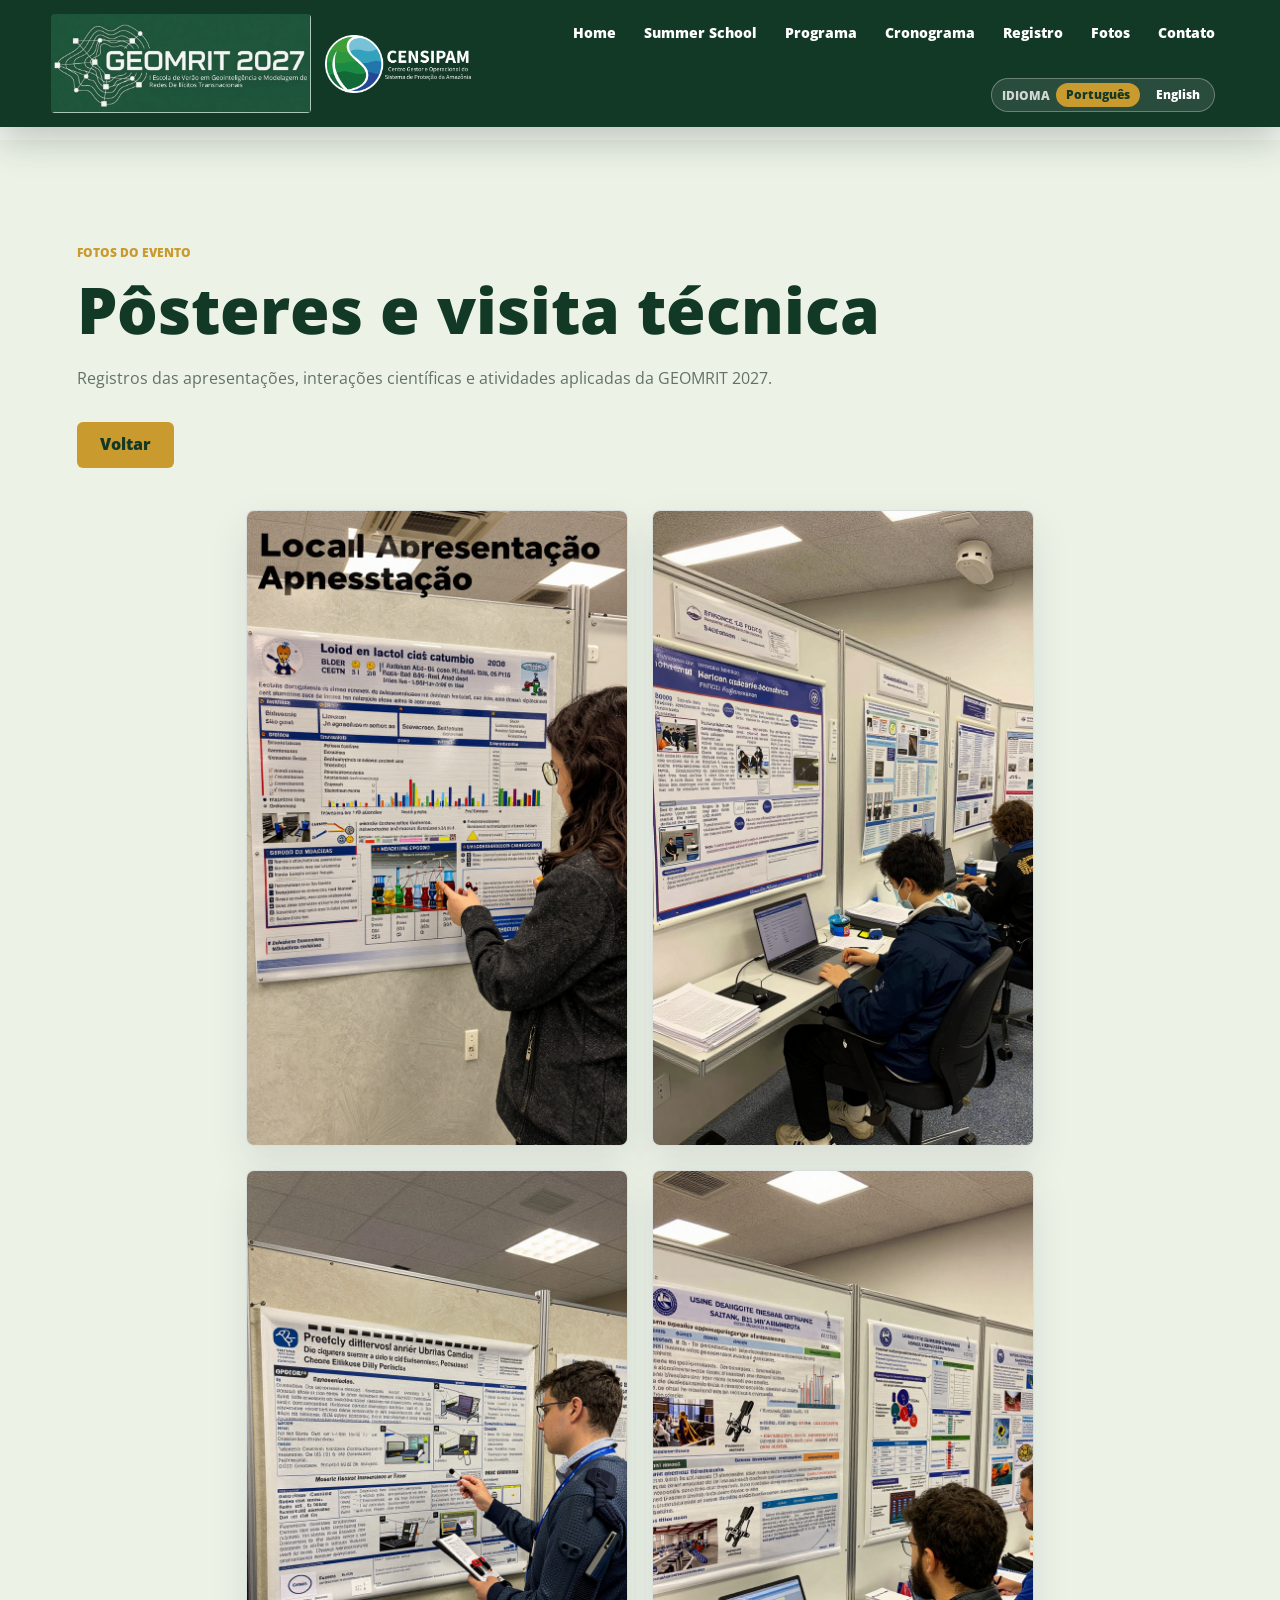
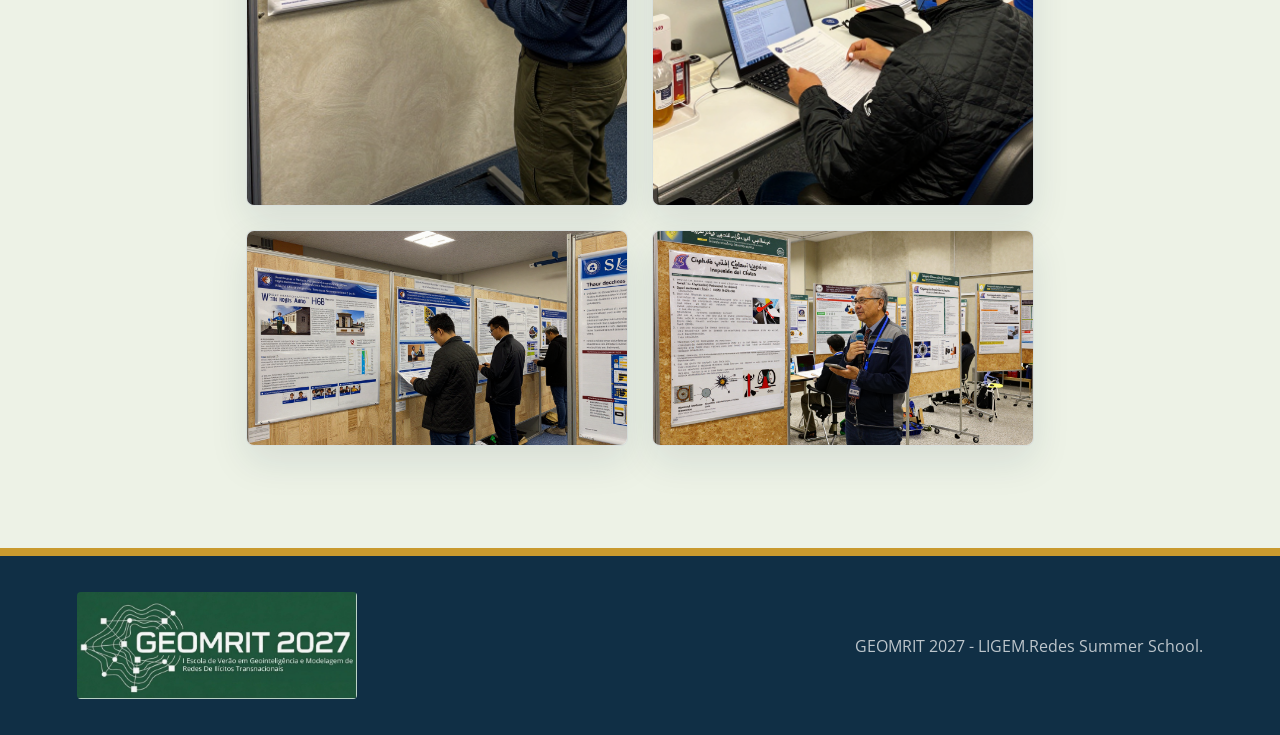
<file: fotos/posteres.html>
<!doctype html>
<html lang="pt-BR">
  <head>
    <meta charset="utf-8">
    <meta name="viewport" content="width=device-width, initial-scale=1">
    <meta name="description" content="Galeria de fotos dos pôsteres e visita técnica da Escola de Verão GEOMRIT 2027.">
    <title>Pôsteres e visita técnica | GEOMRIT 2027 | Fotos</title>
    <link rel="icon" type="image/png" href="../assets/favicon.png">
    <link rel="apple-touch-icon" href="../assets/apple-touch-icon.png">
    <link rel="preconnect" href="https://fonts.googleapis.com">
    <link rel="preconnect" href="https://fonts.gstatic.com" crossorigin>
    <link href="https://fonts.googleapis.com/css2?family=Open+Sans:wght@400;600;700;800&display=swap" rel="stylesheet">
    <link rel="stylesheet" href="../styles.css">
  </head>
  <body data-i18n-title="photos.posteres.metaTitle" data-i18n-description="photos.posteres.metaDescription">
    <header class="site-header" aria-label="Navegação principal" data-i18n-aria-label="nav.mainLabel">
      <a class="brand image-brand" href="../index.html#inicio" aria-label="GEOMRIT 2027">
        <img src="../assets/summer-school-logo.jpg" alt="GEOMRIT 2027">
      </a>

      <a class="brand censipam-brand" href="../index.html#inicio" aria-label="CENSIPAM">
        <img src="../assets/extracted/logo-censipam-negativo.png" alt="CENSIPAM">
      </a>

      <button class="menu-toggle" type="button" aria-controls="primary-navigation" aria-expanded="false" aria-label="Abrir menu" data-i18n-aria-label="nav.openMenu">
        <span></span>
        <span></span>
        <span></span>
      </button>

      <nav class="nav-links" id="primary-navigation" aria-label="Seções" data-i18n-aria-label="nav.sectionsLabel">
        <a href="../index.html#inicio" data-i18n="nav.home">Home</a>
        <a href="../index.html#summer-school" data-i18n="nav.summerSchool">Summer School</a>
        <a href="../index.html#programa" data-i18n="nav.program">Programa</a>
        <a href="../index.html#cronograma" data-i18n="nav.schedule">Cronograma</a>
        <a href="../index.html#registro" data-i18n="nav.registration">Registro</a>
        <a href="../index.html#fotos" data-i18n="nav.photos">Fotos</a>
        <a href="../index.html#contato" data-i18n="nav.contact">Contato</a>
        <div class="language-switch" aria-label="Troca de idioma" data-i18n-aria-label="nav.languageSwitch">
          <span data-i18n="nav.language">Idioma</span>
          <button class="language-option is-active" type="button" data-language="pt" aria-pressed="true">Português</button>
          <button class="language-option" type="button" data-language="en" aria-pressed="false">English</button>
        </div>
      </nav>
    </header>

    <main id="inicio" class="gallery-page">
      <section class="content-section alt" id="fotos">
        <div class="section-title">
          <p class="eyebrow" data-i18n="photos.eyebrow">Fotos do evento</p>
          <h1 data-i18n="photos.posteres.title">Pôsteres e visita técnica</h1>
          <p data-i18n="photos.posteres.copy">Registros das apresentações, interações científicas e atividades aplicadas da GEOMRIT 2027.</p>
          <a class="button button-primary" href="../index.html#fotos" data-i18n="photos.backToGallery">Voltar</a>
        </div>

        <div class="gallery-grid" aria-label="Fotos dos pôsteres e visita técnica">
          <figure><img src="../Fotos/Posteres/z-turbo_00017_.png" alt="Sessão de pôsteres - GEOMRIT 2027" data-i18n-alt="photos.posteres.alt"></figure>
          <figure><img src="../Fotos/Posteres/z-turbo_00018_.png" alt="Sessão de pôsteres - GEOMRIT 2027" data-i18n-alt="photos.posteres.alt"></figure>
          <figure><img src="../Fotos/Posteres/z-turbo_00019_.png" alt="Sessão de pôsteres - GEOMRIT 2027" data-i18n-alt="photos.posteres.alt"></figure>
          <figure><img src="../Fotos/Posteres/z-turbo_00020_.png" alt="Sessão de pôsteres - GEOMRIT 2027" data-i18n-alt="photos.posteres.alt"></figure>
          <figure><img src="../Fotos/Posteres/z-turbo_00021_.png" alt="Sessão de pôsteres - GEOMRIT 2027" data-i18n-alt="photos.posteres.alt"></figure>
          <figure><img src="../Fotos/Posteres/z-turbo_00022_.png" alt="Sessão de pôsteres - GEOMRIT 2027" data-i18n-alt="photos.posteres.alt"></figure>
        </div>
      </section>
    </main>

    <footer class="site-footer">
      <a class="brand image-brand footer-brand" href="../index.html#inicio" aria-label="GEOMRIT 2027">
        <img src="../assets/summer-school-logo.jpg" alt="GEOMRIT 2027">
      </a>
      <p data-i18n="footer.copy">GEOMRIT 2027 - LIGEM.Redes Summer School.</p>
    </footer>

    <script src="../script.js"></script>
  </body>
</html>
</file>
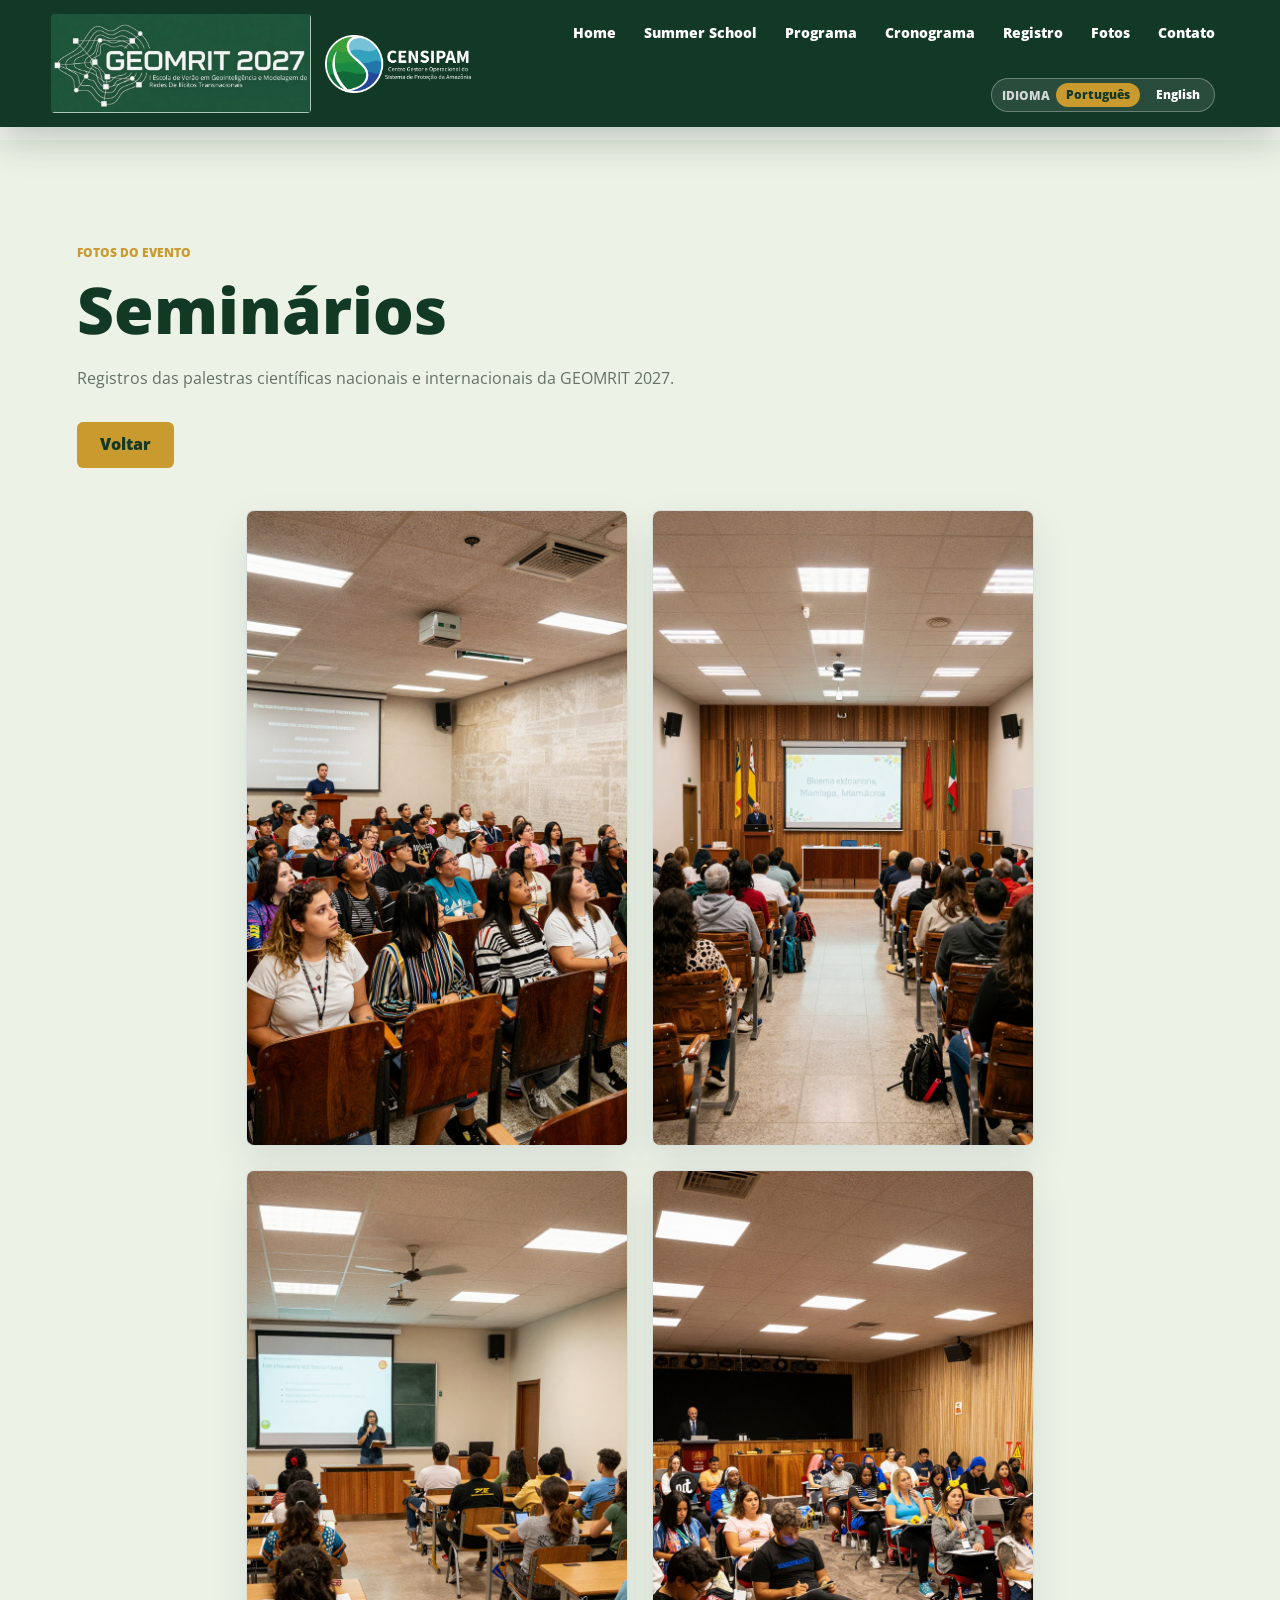
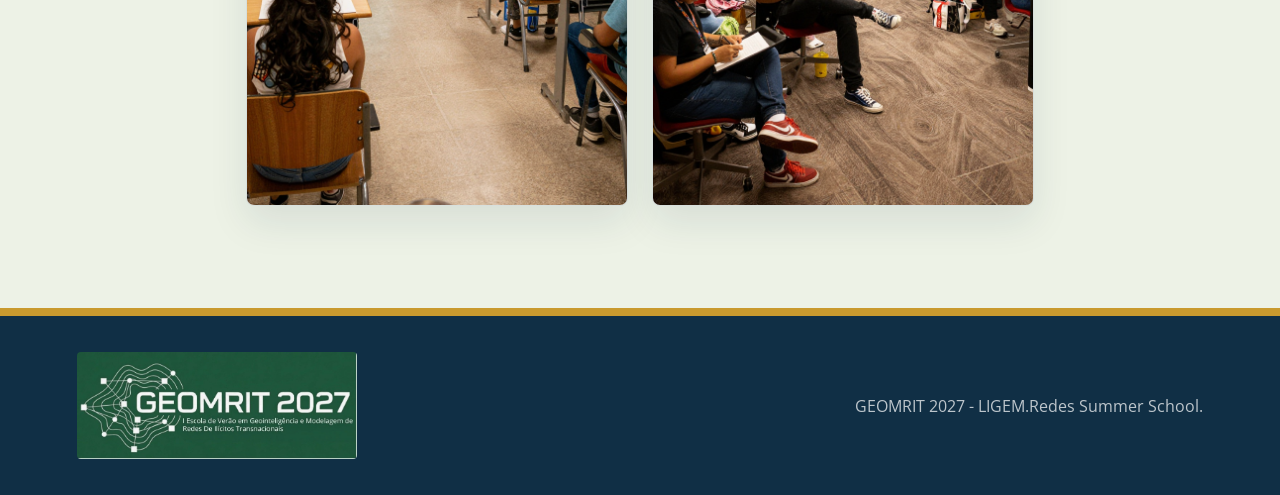
<file: fotos/seminarios.html>
<!doctype html>
<html lang="pt-BR">
  <head>
    <meta charset="utf-8">
    <meta name="viewport" content="width=device-width, initial-scale=1">
    <meta name="description" content="Galeria de fotos dos seminários da Escola de Verão GEOMRIT 2027.">
    <title>Seminários | GEOMRIT 2027 | Fotos</title>
    <link rel="icon" type="image/png" href="../assets/favicon.png">
    <link rel="apple-touch-icon" href="../assets/apple-touch-icon.png">
    <link rel="preconnect" href="https://fonts.googleapis.com">
    <link rel="preconnect" href="https://fonts.gstatic.com" crossorigin>
    <link href="https://fonts.googleapis.com/css2?family=Open+Sans:wght@400;600;700;800&display=swap" rel="stylesheet">
    <link rel="stylesheet" href="../styles.css">
  </head>
  <body data-i18n-title="photos.seminarios.metaTitle" data-i18n-description="photos.seminarios.metaDescription">
    <header class="site-header" aria-label="Navegação principal" data-i18n-aria-label="nav.mainLabel">
      <a class="brand image-brand" href="../index.html#inicio" aria-label="GEOMRIT 2027">
        <img src="../assets/summer-school-logo.jpg" alt="GEOMRIT 2027">
      </a>

      <a class="brand censipam-brand" href="../index.html#inicio" aria-label="CENSIPAM">
        <img src="../assets/extracted/logo-censipam-negativo.png" alt="CENSIPAM">
      </a>

      <button class="menu-toggle" type="button" aria-controls="primary-navigation" aria-expanded="false" aria-label="Abrir menu" data-i18n-aria-label="nav.openMenu">
        <span></span>
        <span></span>
        <span></span>
      </button>

      <nav class="nav-links" id="primary-navigation" aria-label="Seções" data-i18n-aria-label="nav.sectionsLabel">
        <a href="../index.html#inicio" data-i18n="nav.home">Home</a>
        <a href="../index.html#summer-school" data-i18n="nav.summerSchool">Summer School</a>
        <a href="../index.html#programa" data-i18n="nav.program">Programa</a>
        <a href="../index.html#cronograma" data-i18n="nav.schedule">Cronograma</a>
        <a href="../index.html#registro" data-i18n="nav.registration">Registro</a>
        <a href="../index.html#fotos" data-i18n="nav.photos">Fotos</a>
        <a href="../index.html#contato" data-i18n="nav.contact">Contato</a>
        <div class="language-switch" aria-label="Troca de idioma" data-i18n-aria-label="nav.languageSwitch">
          <span data-i18n="nav.language">Idioma</span>
          <button class="language-option is-active" type="button" data-language="pt" aria-pressed="true">Português</button>
          <button class="language-option" type="button" data-language="en" aria-pressed="false">English</button>
        </div>
      </nav>
    </header>

    <main id="inicio" class="gallery-page">
      <section class="content-section alt" id="fotos">
        <div class="section-title">
          <p class="eyebrow" data-i18n="photos.eyebrow">Fotos do evento</p>
          <h1 data-i18n="photos.seminarios.title">Seminários</h1>
          <p data-i18n="photos.seminarios.copy">Registros das palestras científicas nacionais e internacionais da GEOMRIT 2027.</p>
          <a class="button button-primary" href="../index.html#fotos" data-i18n="photos.backToGallery">Voltar</a>
        </div>

        <div class="gallery-grid" aria-label="Fotos dos seminários">
          <figure><img src="../Fotos/Seminarios/z-turbo_00013_.png" alt="Seminário científico - GEOMRIT 2027" data-i18n-alt="photos.seminarios.alt"></figure>
          <figure><img src="../Fotos/Seminarios/z-turbo_00014_.png" alt="Seminário científico - GEOMRIT 2027" data-i18n-alt="photos.seminarios.alt"></figure>
          <figure><img src="../Fotos/Seminarios/z-turbo_00015_.png" alt="Seminário científico - GEOMRIT 2027" data-i18n-alt="photos.seminarios.alt"></figure>
          <figure><img src="../Fotos/Seminarios/z-turbo_00016_.png" alt="Seminário científico - GEOMRIT 2027" data-i18n-alt="photos.seminarios.alt"></figure>
        </div>
      </section>
    </main>

    <footer class="site-footer">
      <a class="brand image-brand footer-brand" href="../index.html#inicio" aria-label="GEOMRIT 2027">
        <img src="../assets/summer-school-logo.jpg" alt="GEOMRIT 2027">
      </a>
      <p data-i18n="footer.copy">GEOMRIT 2027 - LIGEM.Redes Summer School.</p>
    </footer>

    <script src="../script.js"></script>
  </body>
</html>
</file>
<file: styles.css>
:root {
  --green-950: #0c2d20;
  --green-900: #123826;
  --green-800: #1d5338;
  --green-600: #487a37;
  --green-500: #78a933;
  --blue-900: #102f45;
  --blue-700: #1f6474;
  --yellow-500: #c99a2e;
  --paper: #f7f8f2;
  --white: #ffffff;
  --ink: #17231e;
  --muted: #637167;
  --line: rgba(18, 56, 38, 0.16);
  --shadow: 0 24px 60px rgba(16, 47, 69, 0.14);
}

* {
  box-sizing: border-box;
}

@media (prefers-reduced-motion: no-preference) {
  html {
    scroll-behavior: smooth;
  }
}

html {
  scroll-padding-top: 112px;
}

body {
  margin: 0;
  font-family: "Open Sans", Arial, sans-serif;
  color: var(--ink);
  background: var(--paper);
}

img {
  display: block;
  max-width: 100%;
}

a {
  color: inherit;
  text-decoration: none;
}

p {
  color: var(--muted);
  line-height: 1.75;
}

h1,
h2,
h3,
p {
  margin-top: 0;
}

h1 {
  max-width: 980px;
  margin-bottom: 22px;
  font-size: clamp(1.28rem, 3.3vw, 3.4rem);
  line-height: 0.95;
  font-weight: 800;
}

h2 {
  margin-bottom: 18px;
  color: var(--green-900);
  font-size: clamp(1.8rem, 3.4vw, 3.4rem);
  line-height: 1.08;
  font-weight: 800;
}

h3 {
  margin-bottom: 12px;
  color: var(--blue-900);
  font-size: clamp(1.18rem, 2vw, 1.55rem);
  line-height: 1.25;
}

.site-header {
  position: fixed;
  inset: 0 0 auto;
  z-index: 20;
  display: grid;
  grid-template-columns: auto auto auto 1fr;
  gap: 14px;
  align-items: center;
  padding: 14px clamp(18px, 4vw, 56px);
  color: var(--white);
  background: var(--green-900);
  box-shadow: 0 14px 34px rgba(12, 45, 32, 0.24);
}

.brand {
  display: inline-flex;
  align-items: center;
  width: max-content;
  font-weight: 800;
}

.image-brand {
  width: min(260px, 38vw);
  overflow: hidden;
  border-radius: 4px;
  background: var(--green-900);
}

.image-brand img {
  width: 100%;
  height: auto;
}

.uf-brand img,
.censipam-brand img {
  width: auto;
  height: 58px;
}

.menu-toggle {
  display: none;
  width: 44px;
  height: 44px;
  align-items: center;
  justify-content: center;
  border: 1px solid rgba(255, 255, 255, 0.32);
  border-radius: 999px;
  color: var(--white);
  background: rgba(255, 255, 255, 0.1);
  cursor: pointer;
}

.menu-toggle span {
  position: absolute;
  width: 18px;
  height: 2px;
  border-radius: 999px;
  background: currentColor;
  transition: transform 180ms ease, opacity 180ms ease;
}

.menu-toggle span:nth-child(1) {
  transform: translateY(-6px);
}

.menu-toggle span:nth-child(3) {
  transform: translateY(6px);
}

.site-header.is-menu-open .menu-toggle span:nth-child(1) {
  transform: rotate(45deg);
}

.site-header.is-menu-open .menu-toggle span:nth-child(2) {
  opacity: 0;
}

.site-header.is-menu-open .menu-toggle span:nth-child(3) {
  transform: rotate(-45deg);
}

.nav-links {
  display: flex;
  flex-wrap: wrap;
  justify-content: flex-end;
  gap: clamp(12px, 2.2vw, 28px);
  font-size: 0.86rem;
  font-weight: 800;
}

.nav-links a {
  position: relative;
  padding: 8px 0;
}

.nav-links a::after {
  position: absolute;
  right: 0;
  bottom: 0;
  left: 0;
  height: 2px;
  content: "";
  background: var(--yellow-500);
  transform: scaleX(0);
  transform-origin: left;
  transition: transform 180ms ease;
}

@media (prefers-reduced-motion: no-preference) {
  .nav-links a:hover::after {
    transform: scaleX(1);
  }
}

.language-switch {
  display: inline-flex;
  gap: 6px;
  align-items: center;
  padding: 4px;
  border: 1px solid rgba(255, 255, 255, 0.3);
  border-radius: 999px;
  margin-left: 4px;
  background: rgba(255, 255, 255, 0.1);
}

.language-switch span {
  padding-left: 6px;
  color: rgba(255, 255, 255, 0.78);
  font-size: 0.72rem;
  font-weight: 800;
  text-transform: uppercase;
}

.language-option {
  padding: 6px 10px;
  border: 0;
  border-radius: 999px;
  color: inherit;
  font: inherit;
  font-size: 0.78rem;
  font-weight: 800;
  line-height: 1;
  background: transparent;
  cursor: pointer;
}

.language-option.is-active {
  color: var(--green-900);
  background: var(--yellow-500);
}

.language-option:focus-visible,
.menu-toggle:focus-visible,
.nav-links a:focus-visible {
  outline: 2px solid var(--yellow-500);
  outline-offset: 3px;
}

.hero {
  position: relative;
  min-height: 94vh;
  overflow: hidden;
  color: var(--white);
}

.hero-bg,
.hero-overlay {
  position: absolute;
  inset: 0;
}

.hero-bg {
  background-image: url("assets/amazonia-hero.jpg");
  background-position: center;
  background-size: cover;
  transform: scale(1.02);
}

.hero-overlay {
  background:
    linear-gradient(90deg, rgba(18, 56, 38, 0.94) 0%, rgba(18, 56, 38, 0.77) 48%, rgba(16, 47, 69, 0.24) 100%),
    linear-gradient(180deg, rgba(18, 56, 38, 0.18), rgba(18, 56, 38, 0.82));
}

.hero-content {
  position: relative;
  z-index: 1;
  width: min(1020px, calc(100% - 36px));
  max-width: calc(100vw - 36px);
  padding: clamp(150px, 22vh, 220px) 0 92px;
  margin-left: clamp(18px, 7vw, 92px);
}

.hero-copy {
  max-width: 760px;
  color: rgba(255, 255, 255, 0.86);
  font-size: clamp(1.05rem, 1.8vw, 1.42rem);
}

.eyebrow,
.kicker,
.course-label {
  margin: 0 0 14px;
  color: var(--yellow-500);
  font-size: 0.78rem;
  font-weight: 800;
  letter-spacing: 0;
  text-transform: uppercase;
}

.hero-facts {
  display: grid;
  max-width: 820px;
  grid-template-columns: repeat(3, minmax(0, 1fr));
  margin: 44px 0 0;
  border-top: 1px solid rgba(255, 255, 255, 0.42);
  border-bottom: 1px solid rgba(255, 255, 255, 0.42);
}

.hero-facts div {
  padding: 18px 24px 18px 0;
}

dt {
  margin-bottom: 6px;
  color: var(--green-600);
  font-size: 0.72rem;
  font-weight: 800;
  text-transform: uppercase;
}

.hero-facts dt {
  color: rgba(255, 255, 255, 0.7);
}

dd {
  margin: 0;
  font-weight: 800;
}

.hero-strip {
  position: absolute;
  right: 0;
  bottom: 0;
  left: 0;
  height: 9px;
  background: linear-gradient(90deg, var(--green-500) 0 34%, var(--yellow-500) 34% 58%, var(--blue-700) 58% 100%);
}

.page-intro,
.content-section,
.site-footer {
  padding-inline: clamp(18px, 6vw, 86px);
}

.page-intro {
  padding-top: clamp(64px, 8vw, 108px);
  padding-bottom: clamp(48px, 7vw, 84px);
  background: var(--white);
  border-bottom: 1px solid var(--line);
}

.page-intro h2,
.page-intro p {
  max-width: 980px;
}

.page-intro p:last-child {
  font-size: clamp(1.02rem, 1.6vw, 1.22rem);
}

.content-section {
  padding-top: clamp(62px, 8vw, 104px);
  padding-bottom: clamp(62px, 8vw, 104px);
}

.content-section.alt {
  background: #edf2e6;
}

.section-title {
  max-width: 860px;
  margin-bottom: 34px;
}

.course-card,
.registration-panel,
.info-panel,
.sponsor-panel,
.objective-grid article {
  border: 1px solid var(--line);
  border-radius: 8px;
  background: var(--white);
}

.course-card {
  padding: clamp(24px, 4vw, 40px);
}

.featured-course,
.registration-wide {
  display: grid;
  grid-template-columns: minmax(0, 1fr) minmax(280px, 360px);
  gap: clamp(28px, 5vw, 62px);
  align-items: start;
  box-shadow: var(--shadow);
}

.course-label {
  display: block;
}

.course-meta {
  padding: 26px;
  border-left: 6px solid var(--yellow-500);
  background: var(--paper);
}

.course-meta dl,
.inline-meta {
  display: grid;
  gap: 18px;
  margin: 0;
}

.course-list,
.objective-grid {
  display: grid;
  grid-template-columns: repeat(2, minmax(0, 1fr));
  gap: 20px;
}

.objective-grid article {
  padding: clamp(24px, 4vw, 40px);
}

.inline-meta {
  grid-template-columns: repeat(3, minmax(0, 1fr));
  padding-top: 20px;
  margin-top: 22px;
  border-top: 1px solid var(--line);
}

.schedule {
  color: var(--white);
  background: var(--green-950);
}

.schedule h2 {
  color: var(--white);
}

.program-table {
  display: grid;
  border: 1px solid rgba(255, 255, 255, 0.2);
  border-radius: 8px;
  overflow: hidden;
}

.program-table [role="row"] {
  display: grid;
  grid-template-columns: 170px minmax(0, 1fr) 160px;
  border-bottom: 1px solid rgba(255, 255, 255, 0.15);
}

.program-table [role="row"]:last-child {
  border-bottom: 0;
}

.program-table span {
  padding: 18px;
  color: rgba(255, 255, 255, 0.78);
}

.program-table [role="columnheader"] {
  color: var(--yellow-500);
  font-weight: 800;
  text-transform: uppercase;
  background: rgba(255, 255, 255, 0.06);
}

.program-table [role="cell"]:first-child,
.program-table [role="cell"]:last-child {
  color: var(--white);
  font-weight: 800;
}

.schedule-table-wrap {
  overflow-x: auto;
  border: 1px solid rgba(255, 255, 255, 0.24);
  border-radius: 8px;
  background: rgba(255, 255, 255, 0.04);
}

.schedule-table {
  width: 100%;
  min-width: 920px;
  border-collapse: collapse;
  color: var(--white);
  font-size: 0.9rem;
}

.schedule-table th,
.schedule-table td {
  padding: 12px 10px;
  border: 1px solid rgba(255, 255, 255, 0.2);
  text-align: center;
  vertical-align: middle;
}

.schedule-table thead th {
  color: var(--green-950);
  background: var(--yellow-500);
  font-weight: 800;
}

.schedule-table tbody th {
  width: 80px;
  color: var(--yellow-500);
  font-weight: 800;
  background: rgba(255, 255, 255, 0.07);
}

.schedule-table td {
  color: rgba(255, 255, 255, 0.86);
  line-height: 1.45;
}

.schedule-table small {
  color: rgba(255, 255, 255, 0.64);
  font-weight: 700;
}

.schedule-table .break-cell {
  color: var(--white);
  font-style: italic;
  background: rgba(255, 255, 255, 0.1);
}

.schedule-table .empty-cell {
  color: rgba(255, 255, 255, 0.38);
}

.schedule-note {
  margin: 18px 0 0;
  color: rgba(255, 255, 255, 0.78);
  font-weight: 700;
}

.schedule-note span {
  display: block;
}

.split {
  display: grid;
  grid-template-columns: minmax(320px, 1fr) minmax(280px, 0.72fr);
  gap: 24px;
  background: var(--white);
}

.registration-panel,
.info-panel,
.sponsor-panel {
  padding: clamp(26px, 4vw, 44px);
}

.registration-panel {
  border-left: 8px solid var(--yellow-500);
  box-shadow: var(--shadow);
}

.button {
  display: inline-flex;
  align-items: center;
  justify-content: center;
  min-height: 46px;
  padding: 0 22px;
  border: 1px solid transparent;
  border-radius: 6px;
  font-weight: 800;
  line-height: 1.1;
}

.button-primary {
  color: var(--green-900);
  background: var(--yellow-500);
}

.check-list {
  display: grid;
  gap: 14px;
  padding: 0;
  margin: 0;
  list-style: none;
}

.check-list li {
  position: relative;
  padding-left: 28px;
  color: var(--muted);
  line-height: 1.65;
}

.check-list li::before {
  position: absolute;
  left: 0;
  color: var(--green-500);
  content: "✓";
  font-weight: 800;
}

.people-list {
  display: grid;
  grid-template-columns: repeat(3, minmax(0, 1fr));
  gap: 1px;
  border-top: 1px solid var(--line);
  border-left: 1px solid var(--line);
}

.people-list article {
  display: grid;
  gap: 10px;
  align-content: start;
  min-height: 190px;
  padding: 24px;
  border-right: 1px solid var(--line);
  border-bottom: 1px solid var(--line);
  background: var(--white);
}

.people-list strong {
  color: var(--green-900);
  font-size: 1.05rem;
}

.people-list span {
  color: var(--muted);
  line-height: 1.55;
}

.people-list em {
  color: var(--yellow-500);
  font-style: normal;
  font-weight: 800;
}

.photo-gallery {
  display: grid;
  grid-template-columns: repeat(4, minmax(0, 1fr));
  gap: 28px;
  align-items: start;
}

.photo-card {
  display: grid;
  overflow: hidden;
  border: 1px solid var(--line);
  border-radius: 8px;
  background: var(--white);
  box-shadow: 0 18px 42px rgba(16, 47, 69, 0.08);
  transition: transform 180ms ease, box-shadow 180ms ease;
}

@media (prefers-reduced-motion: no-preference) {
  .photo-card:hover {
    box-shadow: var(--shadow);
    transform: translateY(-4px);
  }
}

.photo-card:focus-visible {
  outline: 3px solid var(--yellow-500);
  outline-offset: 4px;
}

.photo-card figure {
  margin: 0;
  overflow: hidden;
  background: #dfe9d4;
}

.photo-card img {
  width: 100%;
  aspect-ratio: 4 / 3;
  object-fit: cover;
  transition: opacity 220ms ease, transform 300ms ease;
}

.photo-card img.is-changing {
  opacity: 0.35;
}

@media (prefers-reduced-motion: no-preference) {
  .photo-card:hover img {
    transform: scale(1.05);
  }
}

.photo-card div {
  padding: 22px;
}

.photo-card span {
  display: block;
  margin-bottom: 8px;
  color: var(--yellow-500);
  font-size: 0.74rem;
  font-weight: 800;
  text-transform: uppercase;
}

.photo-card h3 {
  margin: 0;
  color: var(--green-900);
  font-size: clamp(1.08rem, 1.8vw, 1.4rem);
}

.gallery-page {
  padding-top: 140px;
}

.gallery-page .section-title {
  margin-bottom: 42px;
}

.gallery-page h1 {
  color: var(--green-900);
  font-size: clamp(2.2rem, 5vw, 4.6rem);
  line-height: 1;
}

.gallery-page .button {
  margin-top: 14px;
}

.gallery-grid {
  display: grid;
  grid-template-columns: repeat(2, minmax(0, 1fr));
  gap: 24px;
  width: 70%;
  margin-inline: auto;
}

.gallery-grid figure {
  margin: 0;
  overflow: hidden;
  border: 1px solid var(--line);
  border-radius: 8px;
  background: var(--white);
  box-shadow: 0 16px 38px rgba(16, 47, 69, 0.1);
}

.gallery-grid img {
  width: 100%;
  height: auto;
  object-fit: cover;
}

.registration-wide {
  grid-template-columns: minmax(0, 1fr) minmax(280px, 0.8fr);
}

.registration-wide .button {
  margin-top: 14px;
}

.contact-section {
  background: #edf2e6;
}

.contact-grid {
  display: grid;
  grid-template-columns: minmax(280px, 0.74fr) minmax(320px, 1.26fr);
  gap: 28px;
  align-items: stretch;
}

address {
  display: grid;
  gap: 12px;
  align-content: center;
  min-height: 320px;
  padding: clamp(26px, 4vw, 42px);
  border-left: 8px solid var(--green-500);
  border-radius: 8px;
  font-style: normal;
  background: var(--white);
}

address strong {
  color: var(--green-900);
  font-size: 1.35rem;
}

address span {
  color: var(--muted);
  line-height: 1.6;
}

address a {
  color: var(--blue-700);
  font-weight: 800;
}

.sponsor-panel {
  border-left: 8px solid var(--yellow-500);
}

.site-footer {
  display: flex;
  flex-wrap: wrap;
  gap: 20px 34px;
  align-items: center;
  justify-content: space-between;
  padding-top: 36px;
  padding-bottom: 36px;
  color: var(--white);
  background: var(--blue-900);
  border-top: 8px solid var(--yellow-500);
}

.footer-brand {
  width: min(280px, 70vw);
}

.site-footer p {
  margin: 0;
  color: rgba(255, 255, 255, 0.72);
}

.last-modified {
  width: 100%;
  font-size: 0.86rem;
  text-align: right;
}

.last-modified span:first-child {
  font-weight: 800;
}

@media (max-width: 1060px) {
  .site-header {
    grid-template-columns: auto auto;
  }

  .nav-links {
    grid-column: 1 / -1;
    justify-content: flex-start;
  }
}

@media (max-width: 1180px) {
  .photo-gallery {
    grid-template-columns: repeat(2, minmax(0, 1fr));
  }
}

@media (max-width: 940px) {
  .hero-content {
    margin-inline: auto;
  }

  /* On small screens, position the menu toggle at the bottom of its grid container with spacing for adjacent elements. */
  .site-header .menu-toggle {
    justify-self: end;
    align-self: end;
    padding-top: 12px;
    margin-bottom: 48px;
  }

  .hero-facts,
  .featured-course,
  .registration-wide,
  .course-list,
  .objective-grid,
    .split,
    .contact-grid,
    .people-list,
    .photo-gallery,
    .gallery-grid {
    grid-template-columns: 1fr;
  }

  .gallery-grid {
    width: 100%;
  }

  .program-table [role="row"] {
    grid-template-columns: 1fr;
  }

  .program-table span {
    padding: 14px 18px;
  }
}

@media (max-width: 620px) {
  html {
    scroll-padding-top: 150px;
  }

  .site-header {
    background-color: var(--green-900);
    display: flex;
    flex-wrap: wrap;
    gap: 8px 4px;
    align-items: center;
    padding: 7px clamp(12px, 3vw, 18px);
    box-shadow: 0 14px 34px rgba(12, 45, 32, 0.22);
  }

  main,
  main section {
    scroll-margin-top: 100px;
  }

  .gallery-page {
    padding-top: 100px;
  }

  .image-brand {
    width: min(170px, 68vw);
  }

  .censipam-brand {
    order: -1;
  }

  .menu-toggle {
    margin-left: auto;
  }

  /* On small screens the header has only 3 items per row. Push the link row below them so it fills the available width instead of being cramped next to the brand. */
  #primary-navigation {
    order: 8;
    width: 100%;
    display: flex;
  }

  .language-switch,
  [data-language] {
    margin-left: 0;
  }

  .image-brand,
  .nav-links,
  .censipam-brand {
    order: auto;
  }

  /* The brand image takes the left portion of a small header. Push it toward the right edge so the nav links sit closer to center on the line above the menu bar. */
  .image-brand {
    margin-right: clamp(8px, 4vw, 28px);
  }

  .nav-links {
    justify-content: flex-start;
  }

  /* If no brand image is present (only UF + CENSIPAM), distribute spacing evenly so the language switch can sit on the right edge of its row. */
  .image-brand:empty,
  div.image-brand:not(:first-child) {
    order: -1;
  }

  .nav-links {
    max-height: calc(100svh - 92px);
    padding: 18px;
    overflow: auto;
    border: 1px solid rgba(255, 255, 255, 0.16);
    border-radius: 14px;
    box-shadow: 0 24px 60px rgba(12, 45, 32, 0.34);
    font-size: 0.9rem;
    background: rgba(18, 56, 38, 0.98);
    opacity: 0;
    pointer-events: none;
    transform: translateY(-8px);
    transition: opacity 180ms ease, transform 180ms ease;
  }

  .site-header.is-menu-open .nav-links {
    opacity: 1;
    pointer-events: auto;
    transform: translateY(0);
  }

  .nav-links a {
    padding: 12px 0;
    border-bottom: 1px solid rgba(255, 255, 255, 0.12);
  }

  .nav-links a::after {
    display: none;
  }

  .language-switch {
    width: 100%;
    justify-content: space-between;
    margin: 8px 0 0;
  }

  .hero {
    min-height: auto;
  }

  .hero-overlay {
    background:
      linear-gradient(180deg, rgba(18, 56, 38, 0.92), rgba(18, 56, 38, 0.76) 46%, rgba(18, 56, 38, 0.9)),
      rgba(18, 56, 38, 0.2);
  }

  .hero-content {
    width: calc(100% - 32px);
    padding-top: 132px;
    padding-bottom: 58px;
  }

  h1 {
    font-size: clamp(1rem, 5.75vw, 1.675rem);
    line-height: 1.02;
  }

  h2 {
    font-size: clamp(1.55rem, 8vw, 2.3rem);
  }

  .hero-copy {
    font-size: 1rem;
  }

  .hero-facts {
    margin-top: 28px;
  }

  .hero-facts,
  .inline-meta {
    grid-template-columns: 1fr;
  }

  .hero-facts div {
    padding-right: 0;
    border-bottom: 1px solid rgba(255, 255, 255, 0.24);
  }

  .hero-facts div:last-child {
    border-bottom: 0;
  }

  .button {
    width: 100%;
  }
}

@media (max-width: 420px) {
  .image-brand {
    width: min(150px, 48vw);
  }

  .censipam-brand img {
    height: 42px;
  }

  .hero-content {
    width: calc(100% - 28px);
    padding-top: 118px;
  }

  .course-card,
  .registration-panel,
  .info-panel,
  .sponsor-panel,
  .objective-grid article,
  .photo-card div,
  address {
    padding: 22px;
  }
}
</file>
